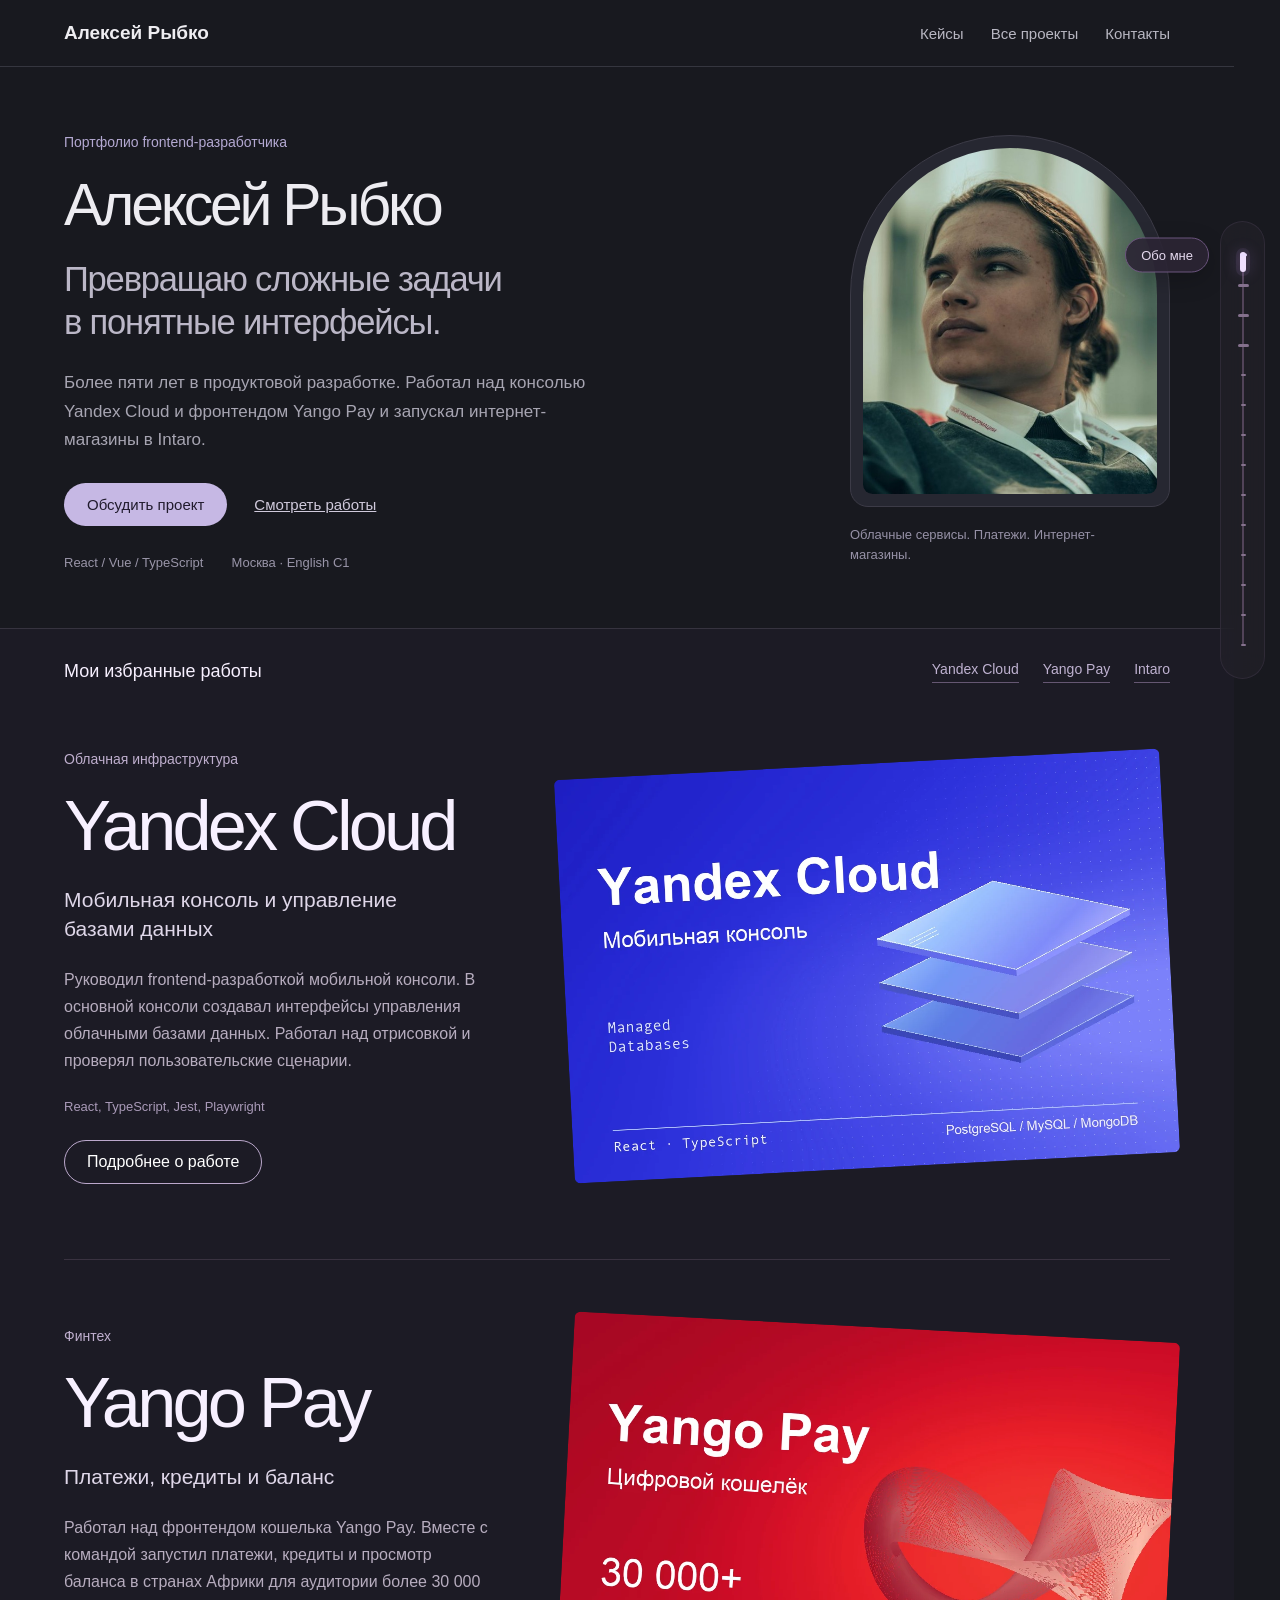
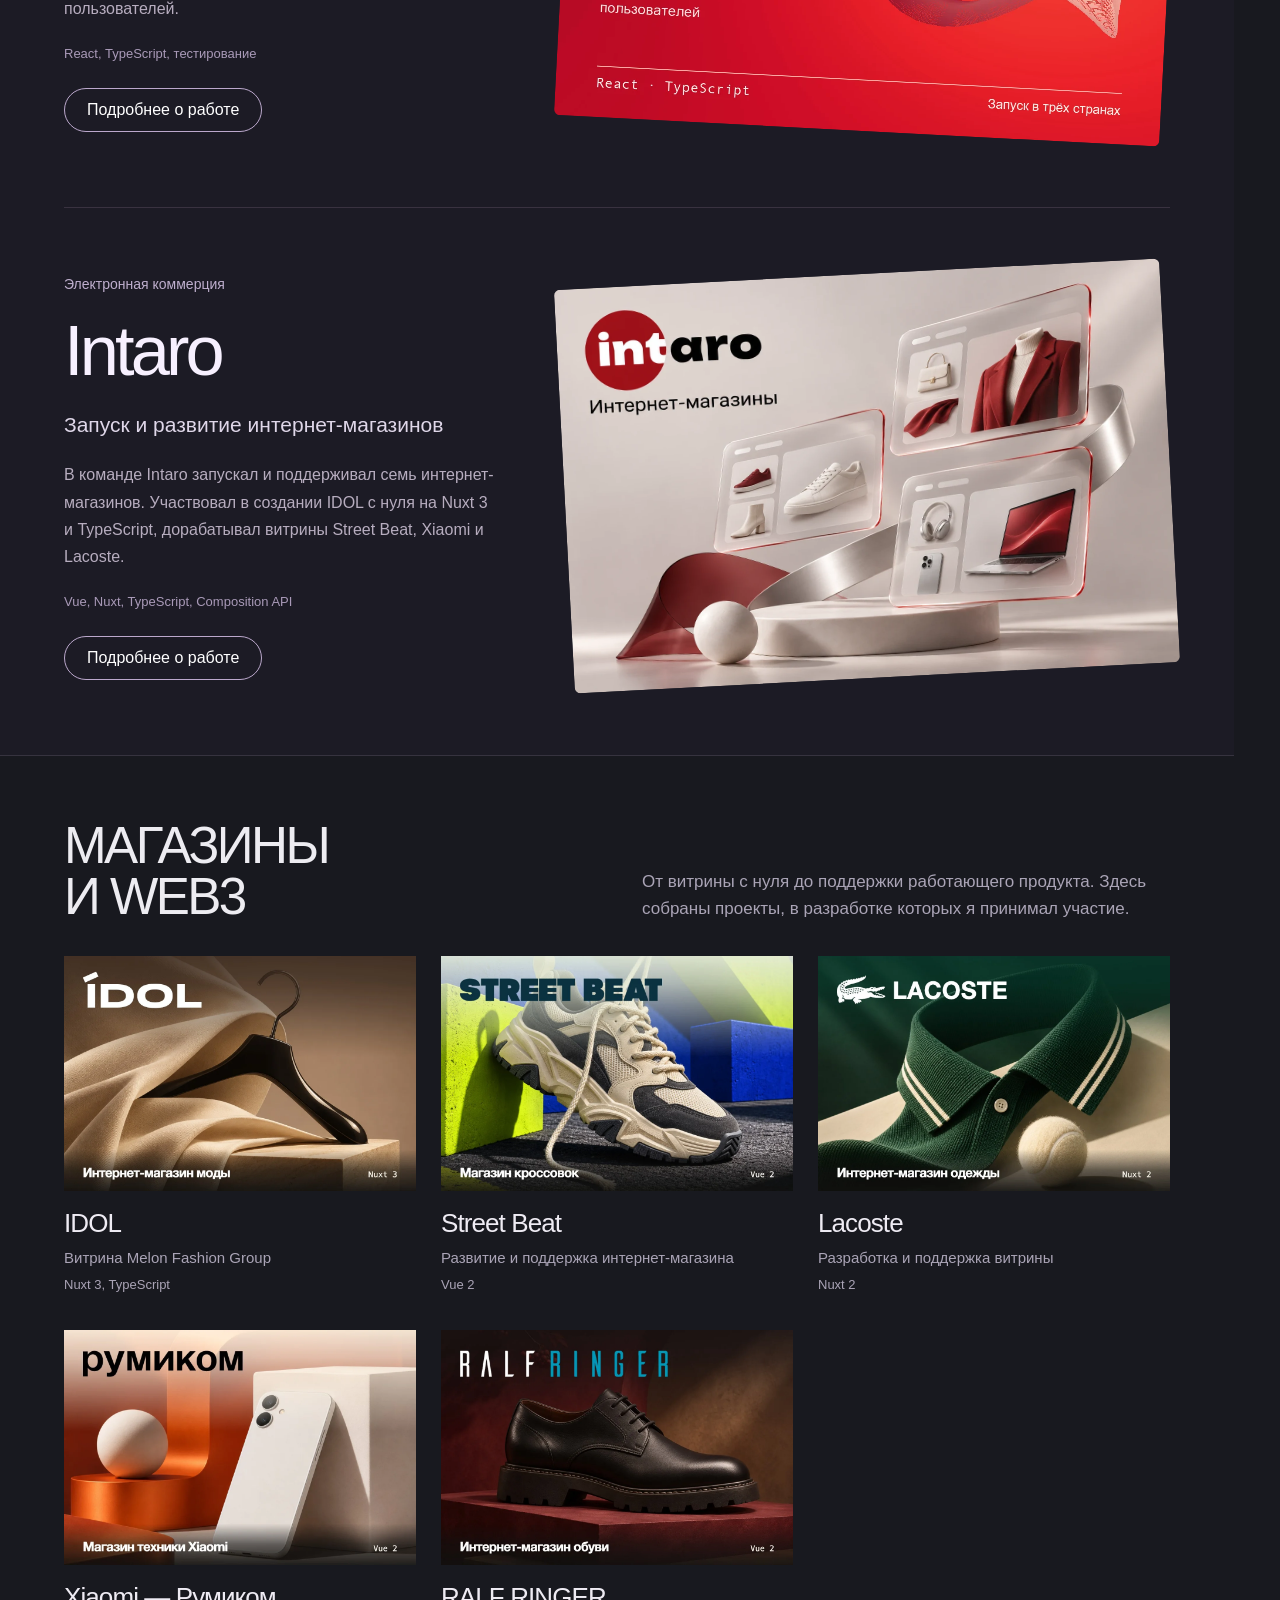
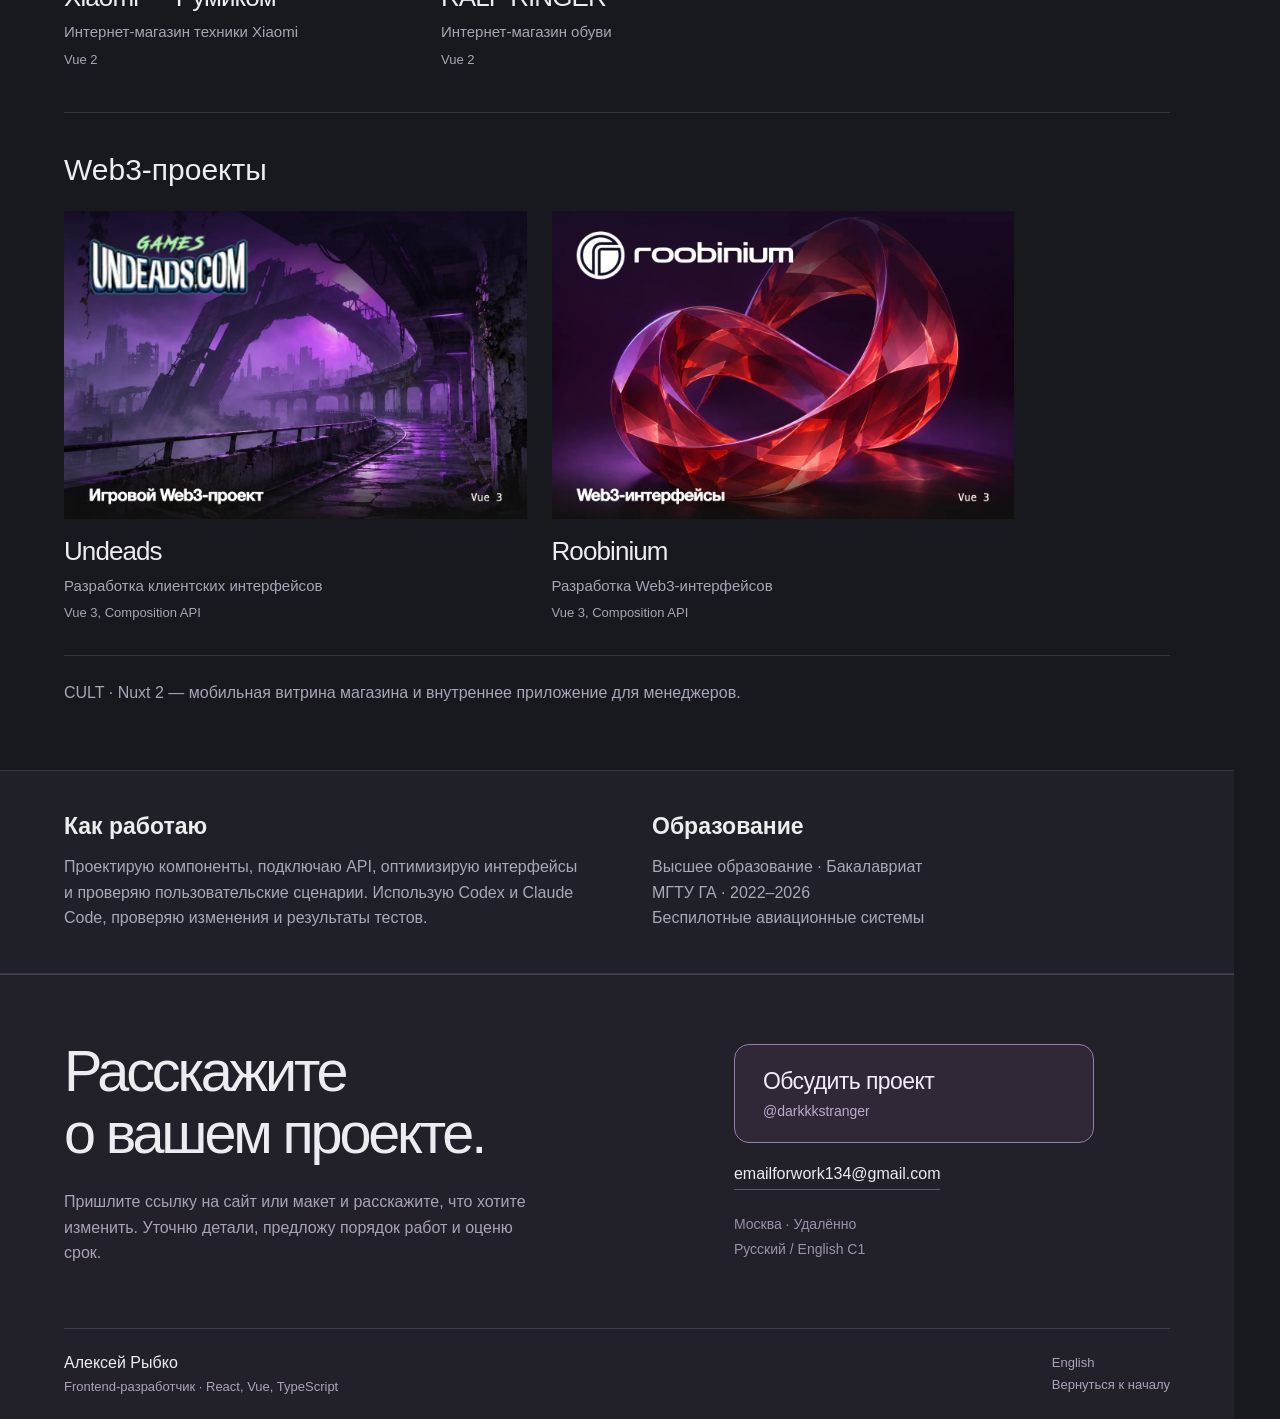
<file: index.html>
<!doctype html><html lang="ru"><head><meta charset="utf-8"><meta name="viewport" content="width=device-width,initial-scale=1"><meta name="theme-color" content="#18191f"><title>Алексей Рыбко — портфолио frontend-разработчика</title><style>*{box-sizing:border-box}body{margin:0;font-family:Arial,Helvetica,sans-serif}a{color:inherit}button{font:inherit;cursor:pointer}a,button{touch-action:manipulation}button:focus-visible,a:focus-visible{outline:3px solid #ed8c22;outline-offset:5px}button{color:inherit}h1,h2,h3,p{margin:0}h1,h2,h3{text-wrap:balance}p{line-height:1.6}img{display:block;max-width:100%;height:auto}.back{font-size:14px;text-decoration:none}.skip{position:fixed;top:-100px;left:16px;padding:12px;background:white;color:black;z-index:99}.skip:focus{top:8px}.contact{text-decoration:none}.contact:hover{text-decoration:underline}dialog{width:min(850px,94vw);max-height:90dvh;border:0;padding:0;background:#f7f8fa;color:#182132;overscroll-behavior:contain}dialog::backdrop{background:#101322b8;backdrop-filter:blur(8px)}.dialog-image{width:100%;aspect-ratio:3/2;object-fit:cover}.dialog-copy{padding:28px}.dialog-copy p{margin:18px 0}.dialog-copy h2{font-size:34px}.close{position:absolute;right:12px;top:12px;border:0;border-radius:40px;padding:12px 18px;background:white;color:#172033}.tech{font-size:14px}.dialog-copy a{display:inline-block;margin-top:15px} @media(prefers-reduced-motion:reduce){*{transition:none!important;animation:none!important;scroll-behavior:auto!important}}

html{scroll-behavior:smooth}body{background:#f7f5ec;color:#252322}.wrap{max-width:1440px;margin:auto;padding-inline:5vw}.top{background:#f2df46}.top-inner{display:flex;align-items:center;justify-content:space-between;gap:22px;padding-block:22px;border-bottom:1px solid #302c2a}.signature{font-size:19px;font-weight:700;text-decoration:none}.top nav{display:flex;gap:27px;font-size:15px}.top nav a{text-decoration:none}.top nav a:hover{text-decoration:underline}
.intro{background:#f2df46}.intro-grid{display:grid;grid-template-columns:1.1fr 1fr;gap:70px;padding-block:38px 40px;align-items:center}.role{font-size:16px;margin-bottom:16px}.intro h1{font-family:Impact,"Arial Narrow",Arial,sans-serif;font-size:clamp(58px,7.8vw,120px);line-height:.95;letter-spacing:-.025em;font-weight:400}.intro-summary{display:grid;grid-template-columns:95px 1fr;gap:25px;align-items:start}.portrait{width:95px;height:120px;object-fit:cover;border-radius:48px 48px 4px 4px}.intro-summary p{font-size:18px;max-width:500px;line-height:1.55}.intro-meta{font-size:14px!important;margin-top:13px}.intro-actions{display:flex;gap:24px;align-items:center;margin-top:19px;font-size:15px}.intro-actions a{padding:11px 0}.intro-actions .write{background:#27212e;color:white;border-radius:30px;padding:12px 20px;text-decoration:none}
.showroom{background:#1b1427;color:#f7f0ff;overflow:clip}.showroom-head{display:flex;justify-content:space-between;align-items:start;gap:28px;padding-top:32px}.showroom-head h2{font-size:18px;font-weight:400}.showroom-head p{font-size:14px;color:#bcadce;max-width:420px;line-height:1.5}.stage{display:grid;grid-template-columns:minmax(0,.8fr) minmax(0,1.3fr);gap:55px;align-items:center;padding-block:33px 38px;min-height:460px}.stage>div{min-width:0}.stage-sub{font-size:14px;color:#bfafce}.stage h3{font-size:clamp(48px,6.5vw,96px);font-weight:400;line-height:.96;letter-spacing:-.055em;margin-block:17px 21px;overflow-wrap:anywhere}.stage-copy{font-size:17px;max-width:340px;color:#ded1ed}.open{background:transparent;border:1px solid #bba8cc;color:white;padding:12px 22px;border-radius:30px;margin-top:23px}.open:hover{background:#f2df46;color:#221a2d}.floating{position:relative;padding:20px 24px;perspective:1200px}.floating:before{content:"";position:absolute;inset:-5% 0;border:1px solid #634d78;border-radius:50%;transform:rotate(-12deg)}.floating img{position:relative;width:100%;aspect-ratio:3/2;object-fit:contain;transform:rotate(-4deg);transition:transform .3s ease}.floating:hover img{transform:rotate(0) scale(1.02)}.footer{border-top:1px solid #60466e;display:flex;justify-content:space-between;align-items:center;gap:18px;padding-block:20px 26px}.stage-tabs{display:flex;gap:30px}.stage-tabs button{background:transparent;color:#b7a6c7;border:0;border-bottom:1px solid transparent;padding:11px 0}.stage-tabs button[aria-pressed=true]{color:white;border-color:#f2df46}.switch{display:flex;gap:12px}.switch button{width:40px;height:40px;background:transparent;border:1px solid #7b668c;border-radius:50%;color:white}.switch button:hover{background:#60466e}
.gallery{padding-block:64px}.gallery-head{display:grid;grid-template-columns:1fr 1fr;gap:50px;align-items:end;margin-bottom:34px}.gallery-head h2{font-family:Impact,"Arial Narrow",Arial,sans-serif;font-weight:400;font-size:clamp(42px,5vw,72px);letter-spacing:-.025em;line-height:1}.gallery-head p{font-size:17px;line-height:1.6;max-width:510px;color:#625c57}.gallery-grid{display:grid;grid-template-columns:repeat(3,minmax(0,1fr));gap:38px 25px}.project-card{min-width:0;padding:0;background:transparent;text-align:left;border:0;color:#29242a}.project-card img{width:100%;aspect-ratio:3/2;object-fit:cover;transition:transform .2s}.project-card:hover img{transform:translateY(-4px)}.card-info{display:grid;gap:8px;padding-top:17px}.card-info strong{font-size:26px;font-weight:500;letter-spacing:-.035em}.card-info>span{font-size:15px;color:#615b56;line-height:1.5}.card-info small{font-size:13px;color:#615b56}.web3{border-top:1px solid #c9c4b7;padding-top:40px;margin-top:45px}.web3 h3{font-size:30px;font-weight:500;margin-bottom:24px}.web3 .gallery-grid{grid-template-columns:repeat(2,minmax(0,1fr));max-width:950px}.cult{border-top:1px solid #c9c4b7;padding-top:24px;margin-top:35px;font-size:16px;color:#615b56}.experience{background:#e8e5db;padding-block:42px}.experience-grid{display:grid;grid-template-columns:1fr 1fr;gap:70px}.experience h2{font-size:23px;margin-bottom:14px}.experience p{font-size:16px;color:#5d5854}.contact-section{background:#f2df46;padding-block:45px}.contact-inner{display:flex;justify-content:space-between;gap:30px;align-items:center}.contact-inner h2{font-size:clamp(32px,4vw,55px);letter-spacing:-.04em}.contact-inner a{background:#21192c;color:white;padding:17px 25px;border-radius:30px;text-decoration:none;white-space:nowrap}.credits{padding-block:20px;display:flex;justify-content:space-between;font-size:14px;color:#625c57}section{scroll-margin-top:20px}
@media(max-width:1000px){.intro-grid{gap:30px}.intro-summary{grid-template-columns:70px 1fr;gap:18px}.portrait{width:70px;height:95px}.intro-summary p{font-size:16px}.stage{gap:20px;min-height:370px}.gallery-grid{grid-template-columns:repeat(2,minmax(0,1fr))}}
@media(max-width:650px){.top-inner{padding-block:17px}.signature{font-size:15px}.top nav{gap:15px;font-size:13px}.intro-grid{grid-template-columns:1fr;gap:27px;padding-block:28px 32px}.intro h1{font-size:20vw}.role{font-size:14px;margin-bottom:12px}.intro-summary{grid-template-columns:70px 1fr;gap:18px}.intro-summary p{font-size:16px}.intro-actions{flex-wrap:wrap;gap:14px;font-size:14px}.showroom-head{display:block;padding-top:25px}.showroom-head p{margin-top:10px;font-size:13px}.stage{grid-template-columns:1fr;padding-block:28px;gap:8px}.stage h3{font-size:54px;margin-block:12px}.stage-copy{font-size:15px;max-width:300px}.stage-sub{font-size:13px}.open{margin-top:16px}.floating{padding:32px 15px 20px}.footer{align-items:start;gap:12px}.stage-tabs{gap:17px;font-size:13px;flex-wrap:wrap}.switch{gap:6px}.switch button{width:32px;height:32px}.gallery{padding-block:40px}.gallery-head{grid-template-columns:1fr;gap:18px}.gallery-head p{font-size:16px}.gallery-grid,.web3 .gallery-grid{grid-template-columns:1fr}.gallery-head h2{font-size:46px}.web3{margin-top:35px}.experience-grid{grid-template-columns:1fr;gap:28px}.contact-inner{align-items:start;flex-direction:column}.credits{gap:20px;font-size:12px}.card-info strong{font-size:25px}}

html{color-scheme:dark}body{background:#18191f;color:#edecf1}.top{background:#18191f}.top-inner{border-color:#35363f}.signature{color:#eeedf1}.top nav{color:#b8b7c2}.top nav a:hover{color:#fff}.intro{background:#18191f}.intro-grid{grid-template-columns:1.25fr .75fr;gap:80px;padding-block:64px 58px;align-items:center}.role{font-size:14px;color:#b4a9d2;margin-bottom:21px}.intro h1{font-family:"Helvetica Neue",Arial,sans-serif;font-size:clamp(42px,4.6vw,68px);font-weight:500;letter-spacing:-.055em;line-height:1.05;text-transform:none}.hero-statement{font-size:clamp(24px,2.7vw,38px);color:#bbb7c7;line-height:1.25;letter-spacing:-.035em;margin-top:22px}.hero-about{color:#a7a5b2;font-size:17px;max-width:550px;margin-top:24px;line-height:1.7}.intro-actions{margin-top:28px;gap:27px;color:#d0cadc}.intro-actions .write{background:#c6b8e4;color:#211b2d;padding:13px 23px}.intro-actions .write:hover{background:#ded2f6}.intro-facts{display:flex;flex-wrap:wrap;gap:12px 28px;color:#9995a8;font-size:13px;margin-top:29px}.hero-portrait{margin:0;max-width:320px;justify-self:end;width:100%}.portrait-surface{padding:12px;background:#262731;border:1px solid #3c3b47;border-radius:160px 160px 18px 18px}.portrait-surface img{width:100%;height:auto;aspect-ratio:4/4.7;object-fit:cover;border-radius:150px 150px 10px 10px}.hero-portrait figcaption{font-size:13px;line-height:1.6;color:#9691a6;margin-top:18px;max-width:250px}.showroom{background:#1c1b25;border-top:1px solid #36333f;border-bottom:1px solid #36333f}.showroom-head p{color:#9890a8}.floating:before{border-color:#51465f}.footer{border-color:#42394b}.stage-tabs button[aria-pressed=true]{border-color:#b7a4d3}.open:hover{background:#cabce6;color:#1c1726}.gallery{background:#18191f}.gallery-head h2{font-family:"Helvetica Neue",Arial,sans-serif;font-size:clamp(38px,4vw,58px);font-weight:500;letter-spacing:-.05em}.gallery-head p,.card-info>span,.card-info small{color:#aaa4b6}.project-card{color:#eeebf3}.web3,.cult{border-color:#36333f}.cult{color:#aaa4b6}.experience{background:#202128;border-block:1px solid #363640}.experience p{color:#aba7b5}.contact-section{background:#18191f}.contact-inner a{background:#c6b8e4;color:#211b2d}.credits{color:#a29aaf}dialog{background:#26232e;color:#eeebf4}.dialog-copy .tech{color:#b7a9cd}
@media(max-width:1000px){.intro-grid{gap:40px}.hero-portrait{max-width:270px}.hero-about{font-size:16px}}
@media(max-width:650px){.intro-grid{grid-template-columns:minmax(0,1fr);gap:30px;padding-block:35px 36px}.intro h1{font-size:46px}.role{font-size:13px;margin-bottom:19px}.hero-statement{font-size:27px;margin-top:18px}.hero-about{font-size:16px;margin-top:20px}.hero-portrait{display:flex;align-items:center;gap:22px;max-width:none;justify-self:start}.portrait-surface{width:90px;flex-shrink:0;padding:5px;border-radius:50px 50px 10px 10px}.portrait-surface img{border-radius:45px 45px 5px 5px}.hero-portrait figcaption{margin:0;max-width:190px;font-size:13px}.intro-actions{gap:22px}.intro-facts{gap:8px 18px;margin-top:24px}.gallery-head h2{font-size:40px}.top-inner{gap:15px}.top nav{gap:12px}}
button,a.write,.contact-inner a{transition:transform .18s ease,background-color .18s ease}button:active,a.write:active,.contact-inner a:active{transform:scale(.97)}.portrait-surface{overflow:hidden}.portrait-surface img{transition:transform .5s ease}.hero-portrait:hover img{transform:scale(1.025)}.intro-actions a:focus-visible{outline-color:#c6b8e4}@media(prefers-reduced-motion:reduce){html{scroll-behavior:auto}*{animation:none!important;transition:none!important}.floating img,.floating:hover img{transform:none}.project-card:hover img,.hero-portrait:hover img{transform:none}}
.case-navigation{display:flex;flex-wrap:wrap;gap:24px;font-size:14px;color:#bfb2d1}.case-navigation a{text-decoration:none;padding-bottom:5px;border-bottom:1px solid #655772}.case-navigation a:hover{color:#fff;border-color:#c9b5e4}.stacked-case{display:grid;grid-template-columns:minmax(0,.86fr) minmax(0,1.2fr);gap:65px;padding-block:65px 75px;align-items:center;border-bottom:1px solid #393240;scroll-margin-top:30px}.stacked-case:last-child{border-bottom:0}.case-text{min-width:0}.case-text h3{font-size:clamp(45px,5.5vw,80px);font-weight:400;line-height:1;letter-spacing:-.055em;margin:20px 0 24px}.stacked-role{font-size:21px;color:#dfd7e9;line-height:1.4;max-width:390px}.stacked-description{font-size:16px;color:#b7adbf;line-height:1.7;max-width:430px;margin-top:22px}.stacked-tech{font-size:13px;color:#a99ab8;margin-top:22px}.case-visual{min-width:0;background:none;padding:0;border:0;perspective:1200px}.case-visual img{width:100%;height:auto;aspect-ratio:3/2;object-fit:contain;border-radius:6px;transform:rotate(-3deg);transition:transform .45s cubic-bezier(.2,.65,.25,1)}.case-visual:hover img,.case-visual:focus-visible img{transform:rotate(0) translateY(-5px)}#case-1 .case-visual img{transform:rotate(3deg)}#case-1 .case-visual:hover img,#case-1 .case-visual:focus-visible img{transform:rotate(0) translateY(-5px)}
@media(max-width:900px){.stacked-case{gap:30px}.stacked-role{font-size:19px}}@media(max-width:650px){.case-navigation{gap:19px;font-size:13px;margin-top:18px}.stacked-case{grid-template-columns:1fr;gap:35px;padding-block:38px 42px}.case-text h3{font-size:49px;margin-block:15px 20px}.stacked-role{font-size:19px}.stacked-description{font-size:15px}.case-visual{margin:8px 10px}.case-visual img{border-radius:3px}}
@media(prefers-reduced-motion:reduce){html{scroll-behavior:auto}.case-visual img,.case-visual:hover img,#case-1 .case-visual img,#case-1 .case-visual:hover img{transform:none}}

.scroll-nav{display:none}
@media(min-width:1100px){
body{padding-right:46px}.scroll-nav{display:block;position:fixed;z-index:25;right:9px;top:50%;transform:translateY(-50%);width:40px;padding:18px 0;border:1px solid transparent;border-radius:18px;transition:width .23s ease,background-color .23s ease,border-color .23s ease}
.scroll-nav:hover,.scroll-nav:focus-within{width:246px;background:#22222df5;border-color:#45404f;box-shadow:0 12px 35px #0003}
.scroll-nav-inner{position:relative}.scroll-nav-links{display:grid;gap:0}.scroll-nav-link{height:30px;display:flex;align-items:center;justify-content:flex-end;position:relative;text-decoration:none;color:#b4acbf;padding-right:16px}.scroll-nav-dot{position:absolute;right:16px;width:6px;height:6px;border-radius:50%;background:#6c607a;transition:background-color .2s,transform .2s}.scroll-nav-label{position:absolute;right:40px;white-space:nowrap;font-size:13px;opacity:0;transform:translateX(5px);transition:opacity .18s,transform .18s;pointer-events:none}.scroll-nav:hover .scroll-nav-label,.scroll-nav:focus-within .scroll-nav-label{opacity:1;transform:translateX(0)}.scroll-nav-link[aria-current="location"]{color:#f6efff}.scroll-nav-link[aria-current="location"] .scroll-nav-dot{background:#eadbff;transform:scale(1.4)}.scroll-nav-link:hover{color:white}.scroll-nav-link:hover .scroll-nav-dot{background:#f4eaff;transform:scale(1.7)}.scroll-nav-link:focus-visible{outline-offset:-4px;border-radius:5px}.scroll-nav-track{position:absolute;top:15px;bottom:15px;right:18px;width:1px;background:#494051;pointer-events:none}.scroll-nav-fill{position:absolute;top:0;width:1px;height:calc(var(--rail-progress,0)*100%);background:#b39bce}.scroll-nav-marker{position:absolute;left:-4px;top:calc(var(--rail-progress,0)*100%);margin-top:-4px;width:9px;height:9px;border-radius:50%;background:#e5d4ff;box-shadow:0 0 0 4px #a790c426;transition:top .12s linear}.scroll-nav-current{position:absolute;right:43px;top:calc(15px + var(--rail-active,0)*30px);transform:translateY(-50%);background:#262331f0;color:#e6daef;border:1px solid #4d415d;padding:7px 11px;border-radius:8px;font-size:12px;white-space:nowrap;pointer-events:none;transition:top .2s ease,opacity .15s}.scroll-nav:hover .scroll-nav-current,.scroll-nav:focus-within .scroll-nav-current{opacity:0}
}
.project-card,.cult,#experience,#contact,#about-intro{scroll-margin-top:35px}
@media(min-width:1100px) and (max-height:650px){.scroll-nav-link{height:24px}.scroll-nav-current{top:calc(12px + var(--rail-active,0)*24px)}.scroll-nav-track{top:12px;bottom:12px}.scroll-nav{padding-block:10px}}
@media(prefers-reduced-motion:reduce){.scroll-nav,.scroll-nav *{transition:none!important}}

.project-footer{background:#22212a;border-top:1px solid #48404f;padding-top:65px;scroll-margin-top:20px}.footer-invitation{display:grid;grid-template-columns:1.15fr .85fr;gap:80px;padding-bottom:62px;align-items:center}.footer-kicker{font-size:15px;color:#c3b7d1;margin-bottom:20px}.footer-invitation h2{font-size:clamp(38px,4.5vw,66px);letter-spacing:-.055em;font-weight:500;line-height:1.08}.footer-description{font-size:16px;color:#aaa2b5;max-width:470px;margin-top:25px}.footer-contact{display:grid;gap:22px;justify-items:start}.footer-telegram{display:flex;flex-direction:column;gap:8px;padding:23px 28px;width:100%;max-width:360px;border:1px solid #9480ad;border-radius:15px;text-decoration:none;background:#302737;transition:background-color .2s,transform .2s}.footer-telegram>span:first-child{font-size:23px;letter-spacing:-.025em;color:#f3eafb}.contact-handle{font-size:14px;color:#baabcc}.footer-telegram:hover{background:#403049;transform:translateY(-3px)}.footer-email{font-size:16px;text-decoration:none;border-bottom:1px solid #655771;padding-bottom:6px;overflow-wrap:anywhere}.footer-email:hover{color:#ddc7f5}.footer-contact p{font-size:14px;color:#9c91aa;line-height:1.8}.footer-base{border-top:1px solid #433b4c;padding-block:25px;display:flex;justify-content:space-between;align-items:center;gap:28px}.footer-base>div{display:grid;gap:7px}.footer-base strong{font-size:16px;font-weight:500}.footer-base span,.footer-base>a{font-size:13px;color:#ada2b8}.footer-base>a{text-decoration:none}.footer-base>a:hover{color:#fff}
.mobile-route{display:none}
@media(min-width:1100px){
html{scrollbar-width:none}html::-webkit-scrollbar{display:none}
.scroll-nav{right:15px;width:45px;background:#25222b9e;border:1px solid #4f435b55;border-radius:30px;padding-block:18px;backdrop-filter:blur(14px)}
.scroll-nav:hover,.scroll-nav:focus-within{width:268px;border-radius:20px;background:#25222bf5;border-color:#5b4b69}
.scroll-nav-track{right:20px;background:#514358;width:2px}
.scroll-nav-fill{width:2px;background:#bda2d9;box-shadow:0 0 8px #b790db44}
.scroll-nav-marker{width:6px;height:20px;left:-2px;margin-top:-10px;border-radius:8px;background:#efdefe;box-shadow:0 0 0 4px #bc91df18,0 0 16px #b98ce66b}
.scroll-nav-link{height:30px;padding-right:18px}
.scroll-nav-dot{right:18px;width:5px;height:2px;border-radius:2px;background:#84718d}
.scroll-nav-link:nth-child(2) .scroll-nav-dot,.scroll-nav-link:nth-child(3) .scroll-nav-dot,.scroll-nav-link:nth-child(4) .scroll-nav-dot{width:11px;right:15px;height:3px}
.scroll-nav-link:nth-child(2)[aria-current] .scroll-nav-dot{background:#a9a9ff}
.scroll-nav-link:nth-child(3)[aria-current] .scroll-nav-dot{background:#ffabb6}
.scroll-nav-link:nth-child(4)[aria-current] .scroll-nav-dot{background:#8fd0bc}
.scroll-nav-label{right:43px;font-size:13px}.scroll-nav-current{right:55px;background:#2b2534e8;border:1px solid #6b547d;font-size:13px;border-radius:30px;padding:9px 15px;box-shadow:0 7px 24px #0003}.scroll-nav-link[aria-current="location"] .scroll-nav-label{color:#f2dffe}
}
#section-menu{padding:24px;background:#282330;color:#f1e9fa;border:1px solid #5d4b6b;border-radius:22px;max-width:560px}
#section-menu::backdrop{background:#0f0c16ba;backdrop-filter:blur(7px)}
.sheet-head{display:flex;justify-content:space-between;align-items:center;gap:15px;margin-bottom:18px}
.sheet-head h2{font-size:21px;font-weight:500;letter-spacing:-.035em}.sheet-close{width:44px;height:44px;flex-shrink:0;border-radius:50%;background:#3c3147;border:1px solid #695376;color:#f8efff;font-size:26px}
#section-menu nav{display:grid;grid-template-columns:1fr 1fr;gap:8px}
.sheet-link{display:flex;align-items:center;min-height:48px;padding:12px 14px;border-radius:10px;text-decoration:none;font-size:14px;line-height:1.35;background:#322b3b;color:#cabbd7;border:1px solid transparent}
.sheet-link:hover,.sheet-link[aria-current="location"]{background:#483655;color:#fff;border-color:#8f71a5}
.sheet-link .scroll-nav-dot{display:none}
@media(max-width:1099px){
body{padding-bottom:calc(94px + env(safe-area-inset-bottom))}
.mobile-route{position:fixed;z-index:30;display:grid;grid-template-columns:44px minmax(0,1fr) 44px;align-items:center;gap:9px;left:max(14px,env(safe-area-inset-left));right:max(14px,env(safe-area-inset-right));bottom:calc(12px + env(safe-area-inset-bottom));max-width:560px;margin-inline:auto;background:#282330f2;border:1px solid #6b557b;border-radius:20px;padding:12px;box-shadow:0 9px 35px #09070d6b;backdrop-filter:blur(18px);overflow:hidden}
.mobile-route-progress{position:absolute;left:0;top:0;height:2px;width:calc(var(--mobile-progress,0)*100%);background:#d8b8f0;box-shadow:0 0 10px #d8b8f0}
.mobile-route-prev,.mobile-route-next{height:44px;width:44px;border-radius:50%;border:1px solid #665074;background:#393041;color:#e7d3f4;font-size:20px}
.mobile-route button:disabled{opacity:.3;cursor:default}
.mobile-route-open{min-width:0;min-height:44px;border:0;background:transparent;display:grid;gap:5px;text-align:left;padding:2px 6px}
.mobile-route-name{font-size:15px;color:#f3e7ff;white-space:nowrap;overflow:hidden;text-overflow:ellipsis}
.mobile-route-caption{font-size:12px;color:#c3acd4}
#section-menu{position:fixed;inset:auto 12px calc(12px + env(safe-area-inset-bottom));width:calc(100% - 24px);max-height:80dvh;margin:0 auto;padding:20px;overscroll-behavior:contain}
}
@media(max-width:650px){.project-footer{padding-top:40px}.footer-invitation{grid-template-columns:1fr;gap:32px;padding-bottom:36px}.footer-invitation h2{font-size:42px}.footer-contact{gap:18px;width:100%}.footer-telegram{max-width:none}.footer-description{font-size:16px}.footer-base{align-items:start;flex-direction:column;gap:20px}.footer-base span{font-size:12px}.sheet-head h2{font-size:19px}}
@media(prefers-reduced-motion:reduce){.scroll-nav *,.footer-telegram,.mobile-route *{transition:none!important}.footer-telegram:hover{transform:none}}
.footer-language{display:flex;gap:22px;font-size:13px;color:#ada2b8}.footer-language a{text-decoration:none}.footer-language a:hover{color:white}</style><meta name="description" content="Алексей Рыбко, frontend-разработчик. Мобильная консоль Yandex Cloud, кошелёк Yango Pay, семь интернет-магазинов Intaro и Web3-интерфейсы.">
<meta property="og:title" content="Алексей Рыбко — frontend-разработчик">
<meta property="og:description" content="Мобильная консоль Yandex Cloud, кошелёк Yango Pay, интернет-магазины и Web3-проекты.">
<meta property="og:type" content="website">
<meta property="og:image" content="https://leharybkoha.github.io/aleksei-rybko.jpg">
<link rel="alternate" hreflang="en" href="en.html">
<link rel="canonical" href="https://leharybkoha.github.io/">
</head><body><a class="skip" href="#main">К содержанию</a><header class="top"><div class="wrap top-inner"><a class="signature" href="#main">Алексей Рыбко</a><nav aria-label="Навигация"><a href="#work">Кейсы</a><a href="#projects">Все проекты</a><a href="#contact">Контакты</a></nav></div></header><main id="main"><section class="intro" id="about-intro" aria-labelledby="name"><div class="wrap intro-grid"><div class="intro-copy"><p class="role">Портфолио frontend-разработчика</p><h1 id="name">Алексей Рыбко</h1><p class="hero-statement">Превращаю сложные задачи<br>в понятные интерфейсы.</p><p class="hero-about">Более пяти лет в продуктовой разработке. Работал над консолью Yandex Cloud и фронтендом Yango Pay и запускал интернет-магазины в Intaro.</p><div class="intro-actions"><a class="write" href="https://t.me/darkkkstranger">Обсудить проект</a><a href="#work">Смотреть работы</a></div><div class="intro-facts"><span>React / Vue / TypeScript</span><span>Москва · English C1</span></div></div><figure class="hero-portrait"><div class="portrait-surface"><img src="aleksei-rybko.jpg" width="640" height="640" alt="Алексей Рыбко"></div><figcaption>Облачные сервисы. Платежи. Интернет-магазины.</figcaption></figure></div></section><section class="showroom" id="work" aria-labelledby="work-title"><div class="wrap"><div class="showroom-head"><h2 id="work-title">Мои избранные работы</h2><nav class="case-navigation" aria-label="Перейти к кейсу"><a href="#case-0">Yandex Cloud</a><a href="#case-1">Yango Pay</a><a href="#case-2">Intaro</a></nav></div><article class="stacked-case" id="case-0" aria-labelledby="case-title-0"><div class="case-text"><p class="stage-sub">Облачная инфраструктура</p><h3 id="case-title-0">Yandex Cloud</h3><p class="stacked-role">Мобильная консоль и управление базами данных</p><p class="stacked-description">Руководил frontend-разработкой мобильной консоли. В основной консоли создавал интерфейсы управления облачными базами данных. Работал над отрисовкой и проверял пользовательские сценарии.</p><p class="stacked-tech">React, TypeScript, Jest, Playwright</p><button class="open" data-open="0" type="button">Подробнее о работе</button></div><button class="case-visual" data-open="0" type="button" aria-label="Открыть кейс Yandex Cloud"><img src="case-cloud.webp" width="1200" height="800" alt="Обложка Yandex Cloud" loading="lazy"></button></article><article class="stacked-case" id="case-1" aria-labelledby="case-title-1"><div class="case-text"><p class="stage-sub">Финтех</p><h3 id="case-title-1">Yango Pay</h3><p class="stacked-role">Платежи, кредиты и баланс</p><p class="stacked-description">Работал над фронтендом кошелька Yango Pay. Вместе с командой запустил платежи, кредиты и просмотр баланса в странах Африки для аудитории более 30 000 пользователей.</p><p class="stacked-tech">React, TypeScript, тестирование</p><button class="open" data-open="1" type="button">Подробнее о работе</button></div><button class="case-visual" data-open="1" type="button" aria-label="Открыть кейс Yango Pay"><img src="case-pay.webp" width="1200" height="800" alt="Обложка Yango Pay" loading="lazy"></button></article><article class="stacked-case" id="case-2" aria-labelledby="case-title-2"><div class="case-text"><p class="stage-sub">Электронная коммерция</p><h3 id="case-title-2">Intaro</h3><p class="stacked-role">Запуск и развитие интернет-магазинов</p><p class="stacked-description">В команде Intaro запускал и поддерживал семь интернет-магазинов. Участвовал в создании IDOL с нуля на Nuxt 3 и TypeScript, дорабатывал витрины Street Beat, Xiaomi и Lacoste.</p><p class="stacked-tech">Vue, Nuxt, TypeScript, Composition API</p><button class="open" data-open="2" type="button">Подробнее о работе</button></div><button class="case-visual" data-open="2" type="button" aria-label="Открыть кейс Intaro"><img src="case-intaro.webp" width="1200" height="800" alt="Обложка Intaro" loading="lazy"></button></article></div></section><section class="gallery wrap" id="projects"><div class="gallery-head"><h2>МАГАЗИНЫ<br>И WEB3</h2><p>От витрины с нуля до поддержки работающего продукта. Здесь собраны проекты, в разработке которых я принимал участие.</p></div><div class="gallery-grid"><button type="button" class="project-card" id="project-idol" data-open="3"><img src="cover-idol.webp" width="1200" height="800" loading="lazy" alt="Обложка IDOL"><span class="card-info"><strong>IDOL</strong><span>Витрина Melon Fashion Group</span><small>Nuxt 3, TypeScript</small></span></button><button type="button" class="project-card" id="project-street-beat" data-open="6"><img src="cover-street-beat.webp" width="1200" height="800" loading="lazy" alt="Обложка Street Beat"><span class="card-info"><strong>Street Beat</strong><span>Развитие и поддержка интернет-магазина</span><small>Vue 2</small></span></button><button type="button" class="project-card" id="project-lacoste" data-open="4"><img src="cover-lacoste.webp" width="1200" height="800" loading="lazy" alt="Обложка Lacoste"><span class="card-info"><strong>Lacoste</strong><span>Разработка и поддержка витрины</span><small>Nuxt 2</small></span></button><button type="button" class="project-card" id="project-xiaomi" data-open="7"><img src="cover-xiaomi.webp" width="1200" height="800" loading="lazy" alt="Обложка Xiaomi — Румиком"><span class="card-info"><strong>Xiaomi — Румиком</strong><span>Интернет-магазин техники Xiaomi</span><small>Vue 2</small></span></button><button type="button" class="project-card" id="project-ralf-ringer" data-open="8"><img src="cover-ralf-ringer.webp" width="1200" height="800" loading="lazy" alt="Обложка RALF RINGER"><span class="card-info"><strong>RALF RINGER</strong><span>Интернет-магазин обуви</span><small>Vue 2</small></span></button></div><div class="web3"><h3>Web3-проекты</h3><div class="gallery-grid"><button type="button" class="project-card" id="project-undeads" data-open="5"><img src="cover-undeads.webp" width="1200" height="800" loading="lazy" alt="Обложка Undeads"><span class="card-info"><strong>Undeads</strong><span>Разработка клиентских интерфейсов</span><small>Vue 3, Composition API</small></span></button><button type="button" class="project-card" id="project-roobinium" data-open="9"><img src="cover-roobinium.webp" width="1200" height="800" loading="lazy" alt="Обложка Roobinium"><span class="card-info"><strong>Roobinium</strong><span>Разработка Web3-интерфейсов</span><small>Vue 3, Composition API</small></span></button></div></div><p class="cult" id="cult">CULT · Nuxt 2 — мобильная витрина магазина и внутреннее приложение для менеджеров.</p></section><section class="experience" id="experience"><div class="wrap experience-grid"><div><h2>Как работаю</h2><p>Проектирую компоненты, подключаю API, оптимизирую интерфейсы и проверяю пользовательские сценарии. Использую Codex и Claude Code, проверяю изменения и результаты тестов.</p></div><div id="education"><h2>Образование</h2><p>Высшее образование · Бакалавриат<br>МГТУ ГА · 2022–2026<br>Беспилотные авиационные системы</p></div></div></section></main><nav class="scroll-nav" aria-label="Навигация по портфолио"><div class="scroll-nav-inner"><div class="scroll-nav-track" aria-hidden="true"><span class="scroll-nav-fill"></span><span class="scroll-nav-marker"></span></div><div class="scroll-nav-links"><a href="#about-intro" class="scroll-nav-link" aria-label="Перейти к разделу Обо мне"><span class="scroll-nav-dot" aria-hidden="true"></span><span class="scroll-nav-label">Обо мне</span></a><a href="#case-0" class="scroll-nav-link" aria-label="Перейти к разделу Yandex Cloud"><span class="scroll-nav-dot" aria-hidden="true"></span><span class="scroll-nav-label">Yandex Cloud</span></a><a href="#case-1" class="scroll-nav-link" aria-label="Перейти к разделу Yango Pay"><span class="scroll-nav-dot" aria-hidden="true"></span><span class="scroll-nav-label">Yango Pay</span></a><a href="#case-2" class="scroll-nav-link" aria-label="Перейти к разделу Intaro"><span class="scroll-nav-dot" aria-hidden="true"></span><span class="scroll-nav-label">Intaro</span></a><a href="#project-idol" class="scroll-nav-link" aria-label="Перейти к разделу IDOL"><span class="scroll-nav-dot" aria-hidden="true"></span><span class="scroll-nav-label">IDOL</span></a><a href="#project-street-beat" class="scroll-nav-link" aria-label="Перейти к разделу Street Beat"><span class="scroll-nav-dot" aria-hidden="true"></span><span class="scroll-nav-label">Street Beat</span></a><a href="#project-lacoste" class="scroll-nav-link" aria-label="Перейти к разделу Lacoste"><span class="scroll-nav-dot" aria-hidden="true"></span><span class="scroll-nav-label">Lacoste</span></a><a href="#project-xiaomi" class="scroll-nav-link" aria-label="Перейти к разделу Xiaomi — Румиком"><span class="scroll-nav-dot" aria-hidden="true"></span><span class="scroll-nav-label">Xiaomi — Румиком</span></a><a href="#project-ralf-ringer" class="scroll-nav-link" aria-label="Перейти к разделу RALF RINGER"><span class="scroll-nav-dot" aria-hidden="true"></span><span class="scroll-nav-label">RALF RINGER</span></a><a href="#project-undeads" class="scroll-nav-link" aria-label="Перейти к разделу Undeads"><span class="scroll-nav-dot" aria-hidden="true"></span><span class="scroll-nav-label">Undeads</span></a><a href="#project-roobinium" class="scroll-nav-link" aria-label="Перейти к разделу Roobinium"><span class="scroll-nav-dot" aria-hidden="true"></span><span class="scroll-nav-label">Roobinium</span></a><a href="#cult" class="scroll-nav-link" aria-label="Перейти к разделу CULT"><span class="scroll-nav-dot" aria-hidden="true"></span><span class="scroll-nav-label">CULT</span></a><a href="#experience" class="scroll-nav-link" aria-label="Перейти к разделу Образование и подход"><span class="scroll-nav-dot" aria-hidden="true"></span><span class="scroll-nav-label">Образование и подход</span></a><a href="#contact" class="scroll-nav-link" aria-label="Перейти к разделу Контакты"><span class="scroll-nav-dot" aria-hidden="true"></span><span class="scroll-nav-label">Контакты</span></a></div><span class="scroll-nav-current" aria-hidden="true">Обо мне</span></div></nav><footer class="project-footer" id="contact"><div class="wrap"><div class="footer-invitation"><div><h2>Расскажите<br>о вашем проекте.</h2><p class="footer-description">Пришлите ссылку на сайт или макет и расскажите, что хотите изменить. Уточню детали, предложу порядок работ и оценю срок.</p></div><div class="footer-contact"><a class="footer-telegram" href="https://t.me/darkkkstranger"><span>Обсудить проект</span><span class="contact-handle">@darkkkstranger</span></a><a class="footer-email" href="mailto:emailforwork134@gmail.com">emailforwork134@gmail.com</a><p>Москва · Удалённо<br>Русский / English C1</p></div></div><div class="footer-base"><div><strong>Алексей Рыбко</strong><span>Frontend-разработчик · React, Vue, TypeScript</span></div><div class="footer-language"><a href="en.html" lang="en" hreflang="en">English</a><a href="#main">Вернуться к началу</a></div></div></div></footer><dialog id="detail"><button class="close" type="button">Закрыть</button><img class="dialog-image" width="1200" height="800" alt=""><div class="dialog-copy"><h2></h2><p></p><div class="tech"></div><a href="https://t.me/darkkkstranger">Обсудить похожую задачу</a></div></dialog><nav class="mobile-route" aria-label="Навигация по разделам"><span class="mobile-route-progress" aria-hidden="true"></span><button class="mobile-route-prev" type="button" aria-label="Предыдущий раздел">←</button><button class="mobile-route-open" type="button" aria-haspopup="dialog" aria-controls="section-menu"><span class="mobile-route-name">Обо мне</span><span class="mobile-route-caption">Все разделы</span></button><button class="mobile-route-next" type="button" aria-label="Следующий раздел">→</button></nav><dialog id="section-menu" aria-labelledby="section-menu-title"><div class="sheet-head"><h2 id="section-menu-title">Разделы портфолио</h2><button class="sheet-close" type="button" aria-label="Закрыть навигацию">×</button></div><nav aria-label="Выбрать раздел"><a href="#about-intro" class="sheet-link" aria-label="Перейти к разделу Обо мне"><span class="scroll-nav-dot" aria-hidden="true"></span><span class="scroll-nav-label">Обо мне</span></a><a href="#case-0" class="sheet-link" aria-label="Перейти к разделу Yandex Cloud"><span class="scroll-nav-dot" aria-hidden="true"></span><span class="scroll-nav-label">Yandex Cloud</span></a><a href="#case-1" class="sheet-link" aria-label="Перейти к разделу Yango Pay"><span class="scroll-nav-dot" aria-hidden="true"></span><span class="scroll-nav-label">Yango Pay</span></a><a href="#case-2" class="sheet-link" aria-label="Перейти к разделу Intaro"><span class="scroll-nav-dot" aria-hidden="true"></span><span class="scroll-nav-label">Intaro</span></a><a href="#project-idol" class="sheet-link" aria-label="Перейти к разделу IDOL"><span class="scroll-nav-dot" aria-hidden="true"></span><span class="scroll-nav-label">IDOL</span></a><a href="#project-street-beat" class="sheet-link" aria-label="Перейти к разделу Street Beat"><span class="scroll-nav-dot" aria-hidden="true"></span><span class="scroll-nav-label">Street Beat</span></a><a href="#project-lacoste" class="sheet-link" aria-label="Перейти к разделу Lacoste"><span class="scroll-nav-dot" aria-hidden="true"></span><span class="scroll-nav-label">Lacoste</span></a><a href="#project-xiaomi" class="sheet-link" aria-label="Перейти к разделу Xiaomi — Румиком"><span class="scroll-nav-dot" aria-hidden="true"></span><span class="scroll-nav-label">Xiaomi — Румиком</span></a><a href="#project-ralf-ringer" class="sheet-link" aria-label="Перейти к разделу RALF RINGER"><span class="scroll-nav-dot" aria-hidden="true"></span><span class="scroll-nav-label">RALF RINGER</span></a><a href="#project-undeads" class="sheet-link" aria-label="Перейти к разделу Undeads"><span class="scroll-nav-dot" aria-hidden="true"></span><span class="scroll-nav-label">Undeads</span></a><a href="#project-roobinium" class="sheet-link" aria-label="Перейти к разделу Roobinium"><span class="scroll-nav-dot" aria-hidden="true"></span><span class="scroll-nav-label">Roobinium</span></a><a href="#cult" class="sheet-link" aria-label="Перейти к разделу CULT"><span class="scroll-nav-dot" aria-hidden="true"></span><span class="scroll-nav-label">CULT</span></a><a href="#experience" class="sheet-link" aria-label="Перейти к разделу Образование и подход"><span class="scroll-nav-dot" aria-hidden="true"></span><span class="scroll-nav-label">Образование и подход</span></a><a href="#contact" class="sheet-link" aria-label="Перейти к разделу Контакты"><span class="scroll-nav-dot" aria-hidden="true"></span><span class="scroll-nav-label">Контакты</span></a></nav></dialog><script>const projects=[{"name": "Yandex Cloud", "tag": "Облачная инфраструктура", "role": "Мобильная консоль и управление базами данных", "text": "Руководил frontend-разработкой мобильной консоли. В основной консоли создавал интерфейсы управления облачными базами данных. Работал над отрисовкой и проверял пользовательские сценарии.", "tech": "React, TypeScript, Jest, Playwright", "image": "case-cloud.webp", "color": "#292ce3"}, {"name": "Yango Pay", "tag": "Финтех", "role": "Платежи, кредиты и баланс", "text": "Работал над фронтендом кошелька Yango Pay. Вместе с командой запустил платежи, кредиты и просмотр баланса в странах Африки для аудитории более 30 000 пользователей.", "tech": "React, TypeScript, тестирование", "image": "case-pay.webp", "color": "#d91429"}, {"name": "Intaro", "tag": "Электронная коммерция", "role": "Запуск и развитие интернет-магазинов", "text": "В команде Intaro запускал и поддерживал семь интернет-магазинов. Участвовал в создании IDOL с нуля на Nuxt 3 и TypeScript, дорабатывал витрины Street Beat, Xiaomi и Lacoste.", "tech": "Vue, Nuxt, TypeScript, Composition API", "image": "case-intaro.webp", "color": "#215242"}, {"name": "IDOL", "tag": "Интернет-магазин", "role": "Витрина Melon Fashion Group", "text": "В команде Intaro разрабатывал с нуля интернет-магазин IDOL на Nuxt 3 и TypeScript.", "tech": "Nuxt 3, TypeScript", "image": "cover-idol.webp", "color": "#6b5140"}, {"name": "Lacoste", "tag": "Интернет-магазин", "role": "Разработка и поддержка витрины", "text": "Принимал участие в разработке и длительной поддержке российского интернет-магазина Lacoste.", "tech": "Nuxt 2", "image": "cover-lacoste.webp", "color": "#153d2e"}, {"name": "Undeads", "tag": "Web3", "role": "Разработка клиентских интерфейсов", "text": "Участвовал в разработке и дальнейшей поддержке frontend-интерфейсов Web3-проекта Undeads.", "tech": "Vue 3, Composition API", "image": "cover-undeads.webp", "color": "#52376e"}, {"name": "Street Beat", "role": "Развитие и поддержка интернет-магазина", "text": "Дорабатывал витрину Street Beat на Vue 2 и поддерживал её после запуска.", "tech": "Vue 2", "image": "cover-street-beat.webp"}, {"name": "Xiaomi — Румиком", "role": "Интернет-магазин техники Xiaomi", "text": "Участвовал в разработке и длительной поддержке магазина «Румиком».", "tech": "Vue 2", "image": "cover-xiaomi.webp"}, {"name": "RALF RINGER", "role": "Интернет-магазин обуви", "text": "Развивал и поддерживал фронтенд интернет-магазина RALF RINGER в команде Intaro.", "tech": "Vue 2", "image": "cover-ralf-ringer.webp"}, {"name": "Roobinium", "role": "Разработка Web3-интерфейсов", "text": "Принимал участие в разработке и длительной поддержке интерфейсов проекта Roobinium.", "tech": "Vue 3, Composition API", "image": "cover-roobinium.webp"}];const dialog=document.querySelector('dialog');function openProject(i){const p=projects[i];dialog.querySelector('h2').textContent=p.name+' — '+p.role;dialog.querySelector('p').textContent=p.text;dialog.querySelector('img').src=p.image;dialog.querySelector('img').alt='Кейс '+p.name;dialog.querySelector('.tech').textContent=p.tech;dialog.showModal()}document.querySelectorAll('[data-open]').forEach(e=>e.addEventListener('click',()=>openProject(+e.dataset.open)));dialog.querySelector('.close').addEventListener('click',()=>dialog.close());dialog.addEventListener('click',e=>{if(e.target===dialog)dialog.close()});

const reduced=matchMedia('(prefers-reduced-motion: reduce)');
const caseBlocks=[...document.querySelectorAll('.stacked-case')];
if(!reduced.matches && 'IntersectionObserver' in window){
 const observer=new IntersectionObserver(entries=>entries.forEach(entry=>{
  if(entry.isIntersecting){entry.target.animate([{opacity:.35,transform:'translateY(24px)'},{opacity:1,transform:'translateY(0)'}],{duration:650,easing:'cubic-bezier(.2,.65,.25,1)'});observer.unobserve(entry.target)}
 }),{threshold:.12});
 caseBlocks.forEach(block=>observer.observe(block));
 reduced.addEventListener('change',e=>{if(e.matches){observer.disconnect();caseBlocks.forEach(block=>block.getAnimations().forEach(a=>a.cancel()))}});
}

const rail=document.querySelector('.scroll-nav');
const railLinks=[...rail.querySelectorAll('.scroll-nav-link')];
const railTargets=railLinks.map(a=>document.getElementById(a.hash.slice(1)));
let railPositions=[],railFrame=0;
function measureRail(){
 railPositions=railTargets.map(e=>e.getBoundingClientRect().top+window.scrollY);
 updateRail();
}
function updateRail(){
 railFrame=0;
 const at=window.scrollY+Math.min(window.innerHeight*.3,220);
 // Cards sharing a row share a scroll position. Use the first card until
 // the reader explicitly chooses another card in that row.
 let index=0;
 railPositions.forEach((pos,i)=>{if(pos<=at && (i===0 || pos>railPositions[i-1]+2))index=i});
 const hashIndex=railLinks.findIndex(a=>a.hash===location.hash);
 if(hashIndex>=0 && Math.abs(railPositions[hashIndex]-railPositions[index])<3)index=hashIndex;
 if(window.scrollY+window.innerHeight>=document.documentElement.scrollHeight-5)index=railLinks.length-1;
 const nextIndex=railPositions.findIndex((pos,i)=>i>index && pos>railPositions[index]+2);
 const nextPosition=nextIndex<0?railPositions[index]:railPositions[nextIndex];
 const fraction=nextIndex<0?0:Math.max(0,Math.min(1,(at-railPositions[index])/(nextPosition-railPositions[index])));
 const progress=Math.min(1,(index+fraction*(nextIndex<0?0:nextIndex-index))/(railLinks.length-1));
 rail.style.setProperty('--rail-progress',progress);
 rail.style.setProperty('--rail-active',index);
 rail.querySelector('.scroll-nav-current').textContent=railLinks[index].querySelector('.scroll-nav-label').textContent;
 railLinks.forEach((a,i)=>{if(i===index)a.setAttribute('aria-current','location');else a.removeAttribute('aria-current')});
 const mobile=document.querySelector('.mobile-route');
 mobile.style.setProperty('--mobile-progress',progress);
 mobile.querySelector('.mobile-route-name').textContent=railLinks[index].querySelector('.scroll-nav-label').textContent;
 mobile.dataset.index=index;
 mobile.querySelector('.mobile-route-prev').disabled=index===0;
 mobile.querySelector('.mobile-route-next').disabled=index===railLinks.length-1;
 document.querySelectorAll('.sheet-link').forEach((a,i)=>{if(i===index)a.setAttribute('aria-current','location');else a.removeAttribute('aria-current')});

}
function queueRail(){if(!railFrame)railFrame=requestAnimationFrame(updateRail)}
window.addEventListener('scroll',queueRail,{passive:true});
window.addEventListener('hashchange',queueRail);
window.addEventListener('resize',measureRail);
new ResizeObserver(measureRail).observe(document.querySelector('main'));
measureRail();

const routeMenu=document.getElementById('section-menu');
const routeOpen=document.querySelector('.mobile-route-open');
routeOpen.addEventListener('click',()=>routeMenu.showModal());
routeMenu.querySelector('.sheet-close').addEventListener('click',()=>routeMenu.close());
routeMenu.addEventListener('click',e=>{if(e.target===routeMenu)routeMenu.close()});
routeMenu.querySelectorAll('a').forEach(a=>a.addEventListener('click',()=>routeMenu.close()));
document.querySelector('.mobile-route-prev').addEventListener('click',()=>{const index=Number(document.querySelector('.mobile-route').dataset.index);railLinks[Math.max(0,index-1)].click()});
document.querySelector('.mobile-route-next').addEventListener('click',()=>{const index=Number(document.querySelector('.mobile-route').dataset.index);railLinks[Math.min(railLinks.length-1,index+1)].click()});
window.matchMedia('(min-width:1100px)').addEventListener('change',e=>{if(e.matches&&routeMenu.open)routeMenu.close()});
</script></body></html>
</file>
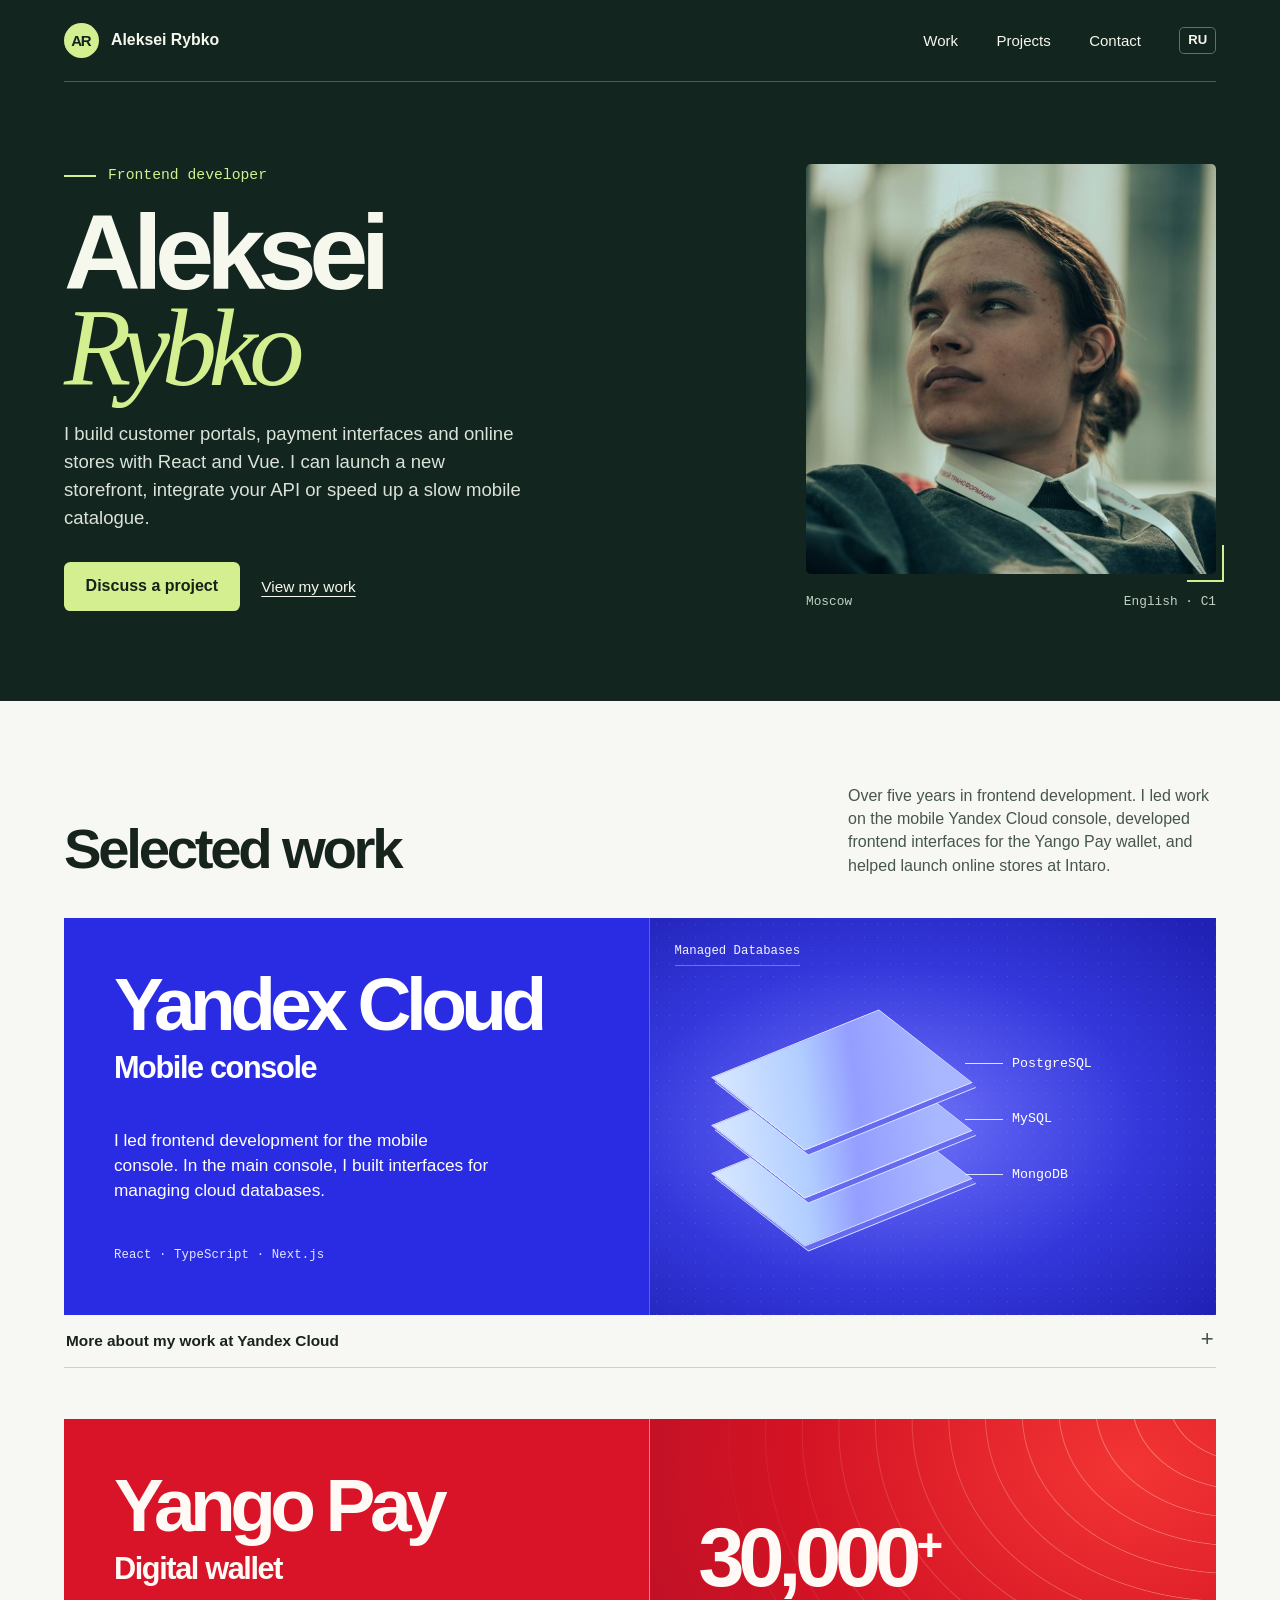
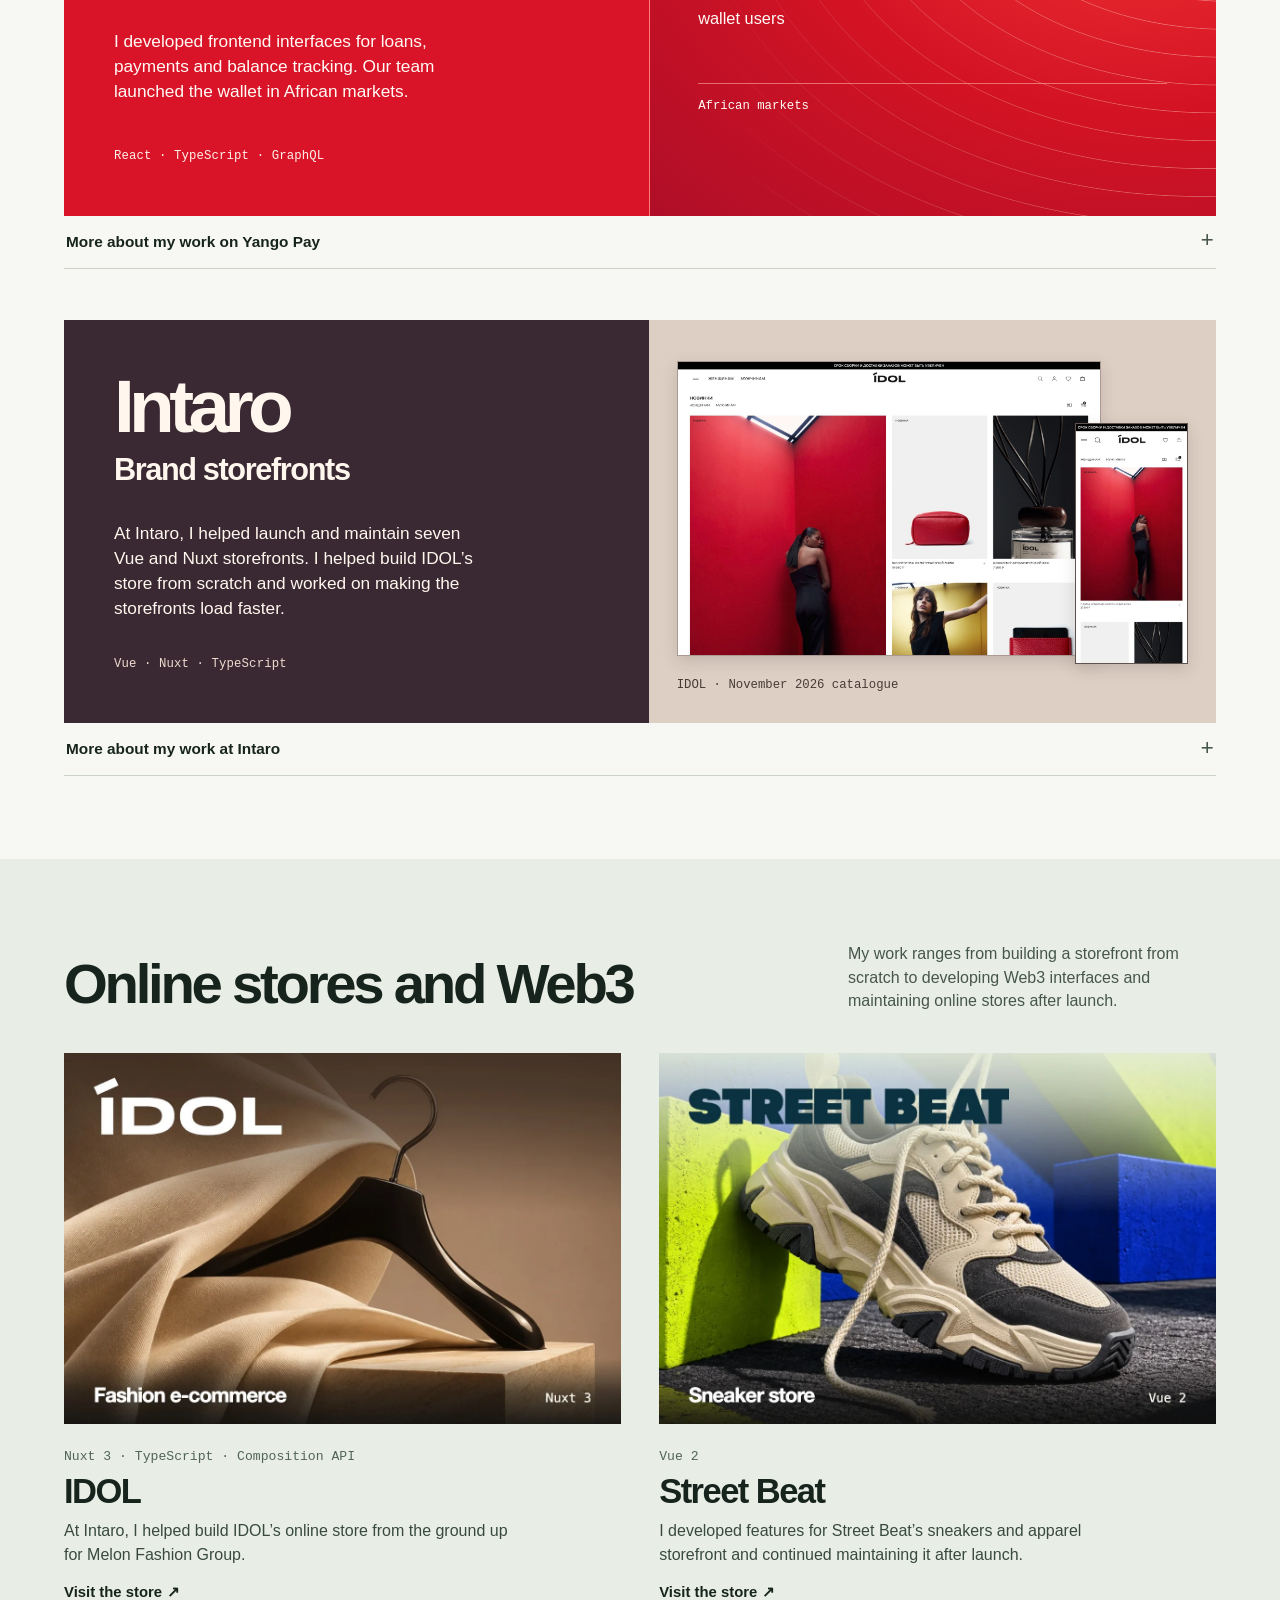
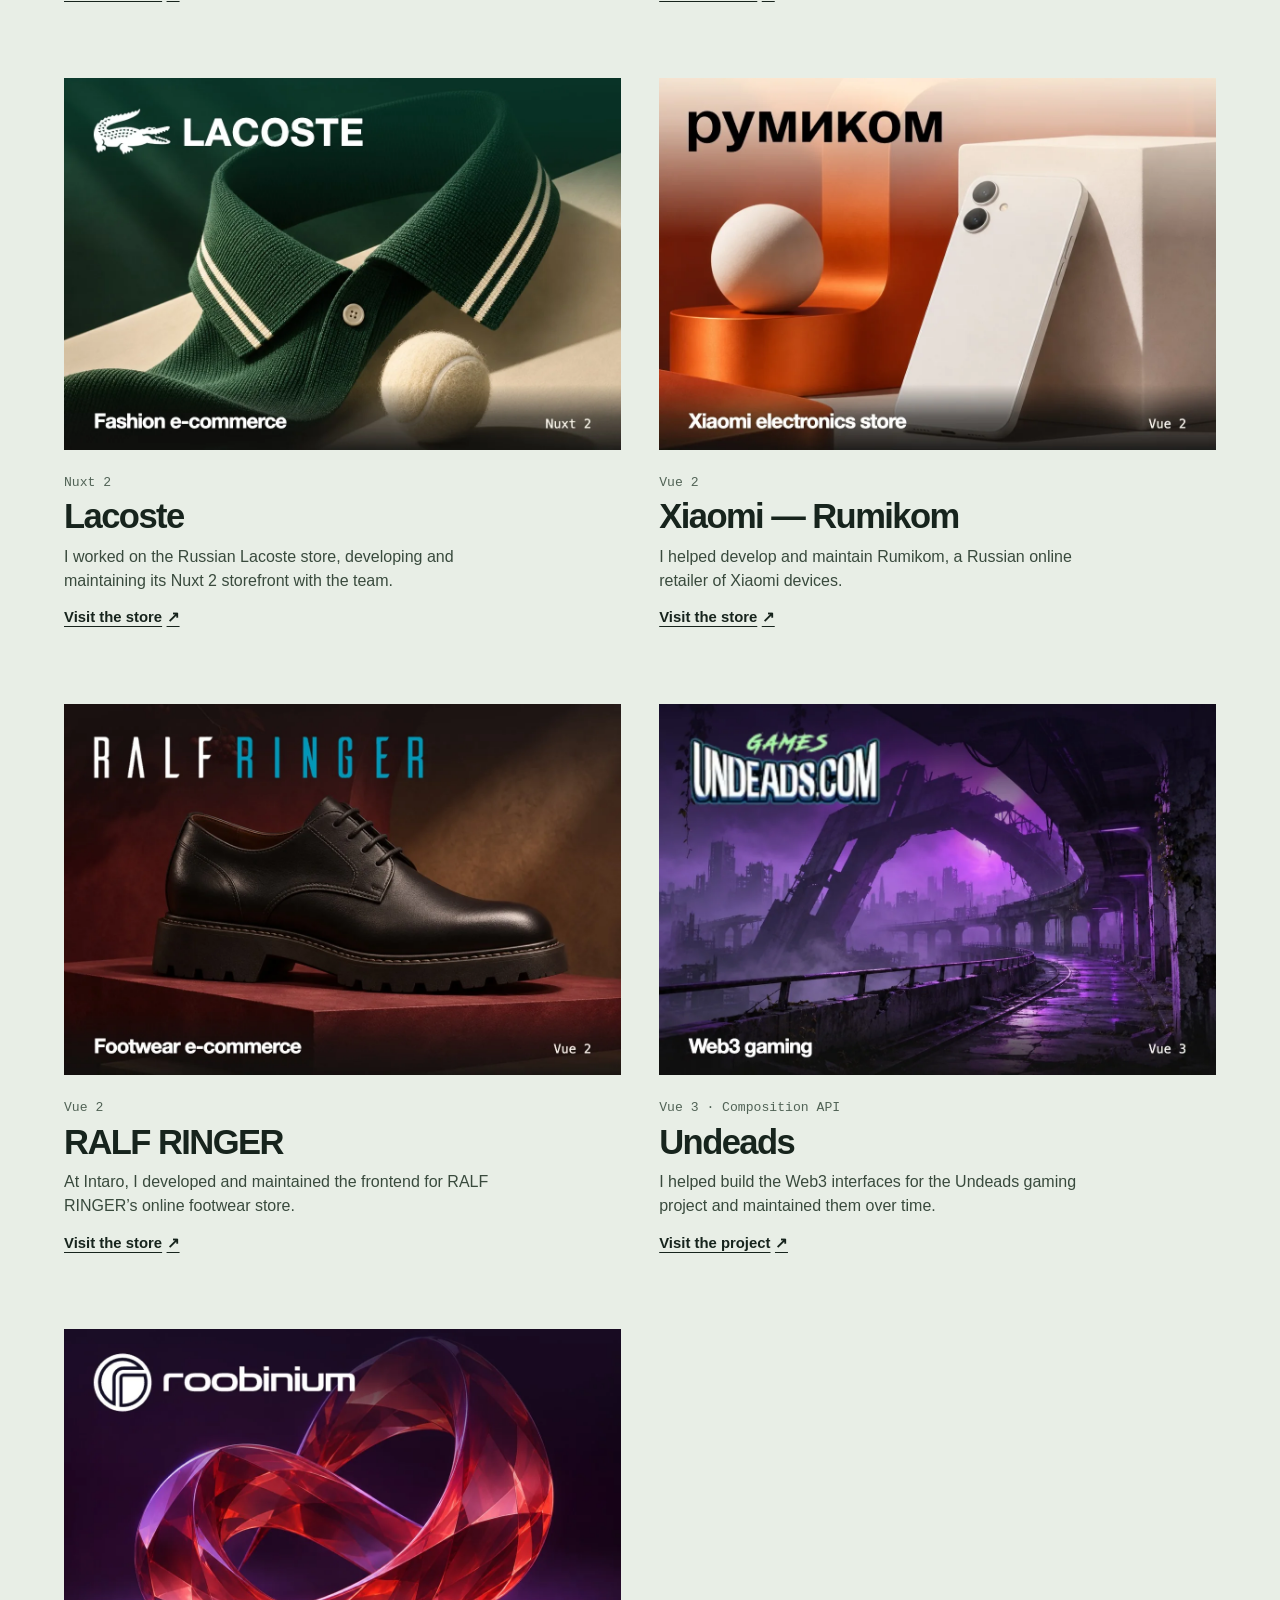
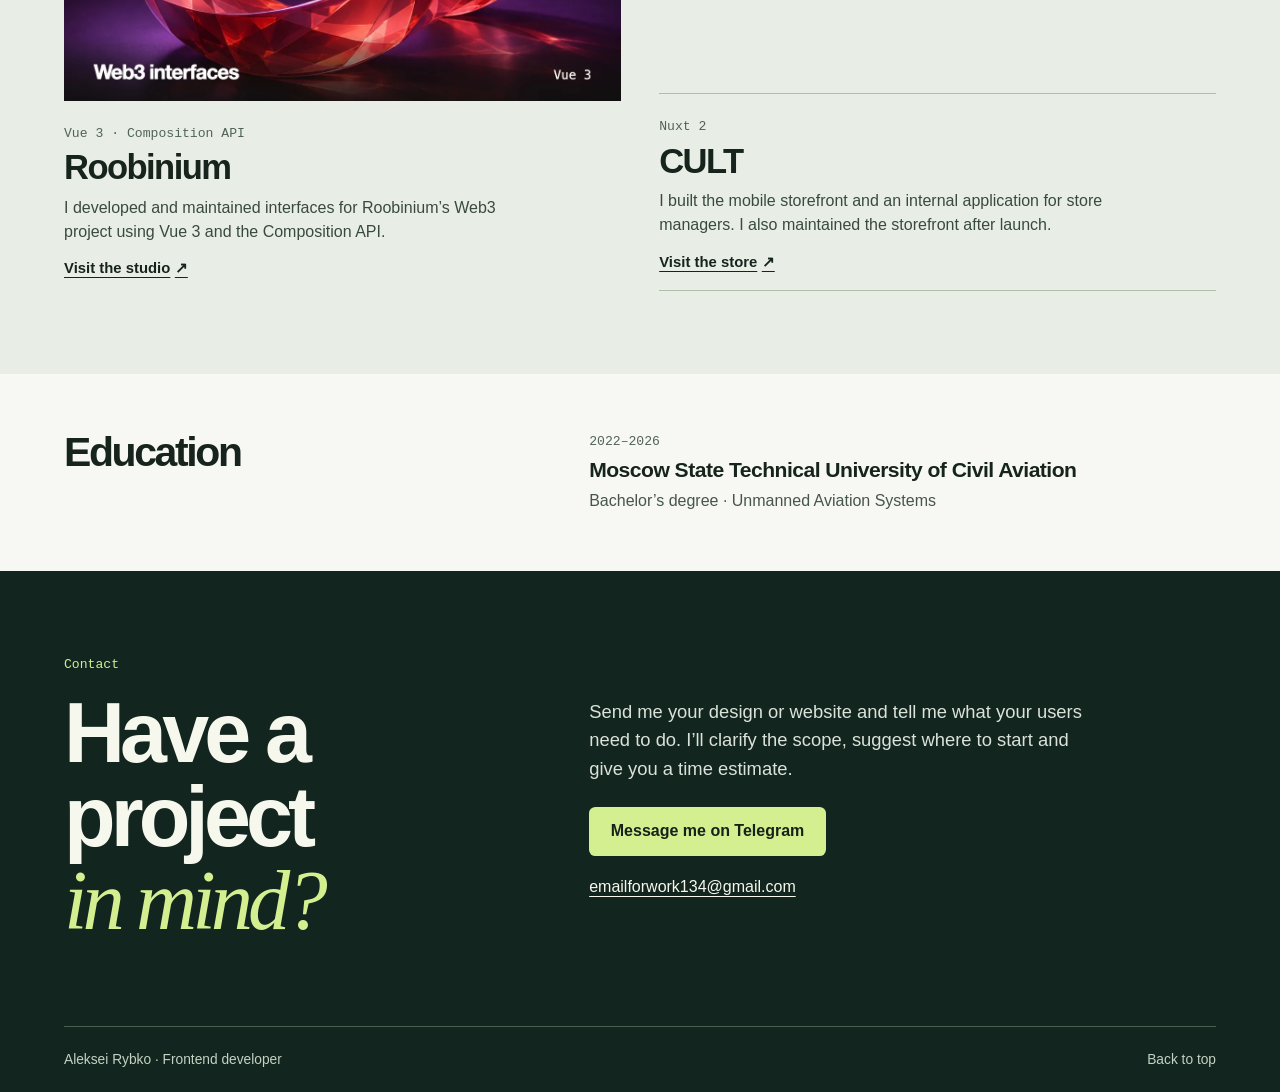
<file: en.html>
<!doctype html>
<html lang="en">
<head>
  <meta charset="utf-8">
  <meta name="viewport" content="width=device-width, initial-scale=1">
  <meta name="theme-color" content="#12251f">
  <meta name="description" content="Aleksei Rybko, frontend engineer. Mobile interfaces for Yandex Cloud, the Yango Pay wallet, seven online stores at Intaro and Web3 projects.">
  <meta property="og:title" content="Aleksei Rybko — Frontend Developer">
  <meta property="og:description" content="The Yandex Cloud mobile console, Yango Pay wallet, online storefronts and Web3 interfaces.">
  <meta property="og:type" content="website">
  <meta property="og:image" content="https://leharybkoha.github.io/aleksei-rybko.jpg">
  <link rel="alternate" hreflang="ru" href="index.html">
  <link rel="stylesheet" href="style.css?v=cae00b96e2">
  <title>Aleksei Rybko — Frontend Developer</title>
</head>
<body>
<a class="skip" href="#main">Skip to content</a>
<header class="top">
  <div class="wrap top-inner">
    <a class="identity" href="#main" aria-label="Aleksei Rybko, back to top"><span class="monogram" aria-hidden="true">AR</span><span>Aleksei Rybko</span></a>
    <nav aria-label="Main navigation"><a href="#work">Work</a><a href="#projects">Projects</a><a href="#contact">Contact</a><a class="language" lang="ru" hreflang="ru" href="index.html">RU</a></nav>
  </div>
</header>
<main id="main">
  <section class="hero" aria-labelledby="name">
    <div class="wrap hero-grid">
      <div class="intro">
        <p class="role"><span class="short-rule" aria-hidden="true"></span>Frontend developer</p>
        <h1 id="name">Aleksei<br><em>Rybko</em></h1>
        <p class="lede">I build customer portals, payment interfaces and online stores with React and Vue. I can launch a new storefront, integrate your API or speed up a slow mobile catalogue.</p>
        <div class="hero-actions"><a class="button primary" href="https://t.me/darkkkstranger">Discuss a project</a><a class="underlink" href="#work">View my work</a></div>
      </div>
      <figure class="portrait"><div class="portrait-frame"><img src="aleksei-rybko.jpg" width="640" height="640" alt="Aleksei Rybko" fetchpriority="high"></div><figcaption><span>Moscow</span><span>English · C1</span></figcaption></figure>
    </div>
  </section>
  <section class="work-section" id="work" aria-labelledby="work-title">
    <div class="wrap">
      <div class="section-head"><h2 id="work-title">Selected work</h2><p>Over five years in frontend development. I led work on the mobile Yandex Cloud console, developed frontend interfaces for the Yango Pay wallet, and helped launch online stores at Intaro.</p></div>
      <div class="cases">
        <article class="case case-cloud" aria-labelledby="cloud-title">
          <div class="case-poster">
            <div class="case-intro">
              <h3 id="cloud-title">Yandex Cloud<span>Mobile console</span></h3>
              <p>I led frontend development for the mobile console. In the main console, I built interfaces for managing cloud databases.</p>
              <p class="case-stack">React · TypeScript · Next.js</p>
            </div>
            <div class="database-art" role="img" aria-label="Database management interfaces for PostgreSQL, MySQL and MongoDB.">
              <span class="database-caption" aria-hidden="true">Managed Databases</span>
              <i class="database-slab slab-three" aria-hidden="true"></i>
              <i class="database-slab slab-two" aria-hidden="true"></i>
              <i class="database-slab slab-one" aria-hidden="true"></i>
              <span class="database-label label-one" aria-hidden="true">PostgreSQL</span>
              <span class="database-label label-two" aria-hidden="true">MySQL</span>
              <span class="database-label label-three" aria-hidden="true">MongoDB</span>
            </div>
          </div>
          <details>
            <summary>More about my work at Yandex Cloud</summary>
            <div class="case-notes">
              <p class="meta">Yandex · November 2023–March 2024</p>
              <p>I fixed rendering issues, tested component behaviour with Jest and wrote end-to-end tests for user workflows with Playwright.</p>
              <p class="stack">React · TypeScript · REST API · Jest · Playwright</p>
              <a class="text-link" href="https://yandex.cloud/">Yandex Cloud website</a>
            </div>
          </details>
        </article>
        <article class="case case-pay" aria-labelledby="pay-title">
          <div class="case-poster">
            <div class="case-intro">
              <h3 id="pay-title">Yango Pay<span>Digital wallet</span></h3>
              <p>I developed frontend interfaces for loans, payments and balance tracking. Our team launched the wallet in African markets.</p>
              <p class="case-stack">React · TypeScript · GraphQL</p>
            </div>
            <div class="wallet-art">
              <div class="wallet-metric"><strong>30,000<span>+</span></strong><span>wallet users</span></div>
              <ul class="wallet-markets" role="list"><li>African markets</li></ul>
            </div>
          </div>
          <details>
            <summary>More about my work on Yango Pay</summary>
            <div class="case-notes">
              <p class="meta">Yandex · March 2024–present</p>
              <p>I worked with product managers, backend engineers and QA to define user flows. I refactored more than 1,500 unit tests, cutting the time it took to run them in half.</p>
              <p class="stack">React · TypeScript · Next.js · GraphQL · Jest</p>
            </div>
          </details>
        </article>
        <article class="case case-intaro" aria-labelledby="intaro-title">
          <div class="case-poster">
            <div class="case-intro">
              <h3 id="intaro-title">Intaro<span>Brand storefronts</span></h3>
              <p>At Intaro, I helped launch and maintain seven Vue and Nuxt storefronts. I helped build IDOL’s store from scratch and worked on making the storefronts load faster.</p>
              <p class="case-stack">Vue · Nuxt · TypeScript</p>
            </div>
            <figure class="store-art">
              <div class="store-frames">
                <img class="store-desktop" src="idol-desktop.jpg" alt="IDOL’s new arrivals catalogue on desktop and mobile." width="1440" height="1000" loading="lazy" decoding="async">
                <img class="store-mobile" src="idol-mobile.jpg" alt="" width="390" height="844" loading="lazy" decoding="async">
              </div>
              <figcaption>IDOL · November 2026 catalogue</figcaption>
            </figure>
          </div>
          <details>
            <summary>More about my work at Intaro</summary>
            <div class="case-notes">
              <p class="meta">Intaro · July 2022–November 2023</p>
              <p>I worked on storefronts for Lacoste, Xiaomi, Street Beat, Samsung Galaxy Store, Ralf Ringer, IDOL and Beurer. I set up lazy loading, split JavaScript into smaller bundles and tracked content load times and layout shifts.</p>
              <p class="stack">Vue 2/3 · Nuxt · TypeScript · Pinia · SSR</p>
              <div class="case-links"><a class="text-link" href="https://idol.ru/catalog/new/">IDOL catalogue</a><a class="text-link" href="https://street-beat.ru/">Street Beat storefront</a></div>
            </div>
          </details>
        </article>
      </div>
    </div>
  </section>
  <section class="projects-section" id="projects" aria-labelledby="projects-title">
    <div class="wrap">
      <div class="section-head">
        <h2 id="projects-title">Online stores and Web3</h2>
        <p>My work ranges from building a storefront from scratch to developing Web3 interfaces and maintaining online stores after launch.</p>
      </div>
      <div class="project-gallery">
        <article class="project-card">
          <img class="project-cover" src="cover-idol-en.webp" width="900" height="600" alt="" loading="lazy" decoding="async">
          <div class="project-body">
            <p class="meta">Nuxt 3 · TypeScript · Composition API</p>
            <h3>IDOL</h3>
            <p>At Intaro, I helped build IDOL’s online store from the ground up for Melon Fashion Group.</p>
            <a class="project-link" href="https://idol.ru/" aria-label="Visit the store — IDOL">Visit the store<span aria-hidden="true"> ↗</span></a>
          </div>
        </article>
        <article class="project-card">
          <img class="project-cover" src="cover-street-beat-en.webp" width="900" height="600" alt="" loading="lazy" decoding="async">
          <div class="project-body">
            <p class="meta">Vue 2</p>
            <h3>Street Beat</h3>
            <p>I developed features for Street Beat’s sneakers and apparel storefront and continued maintaining it after launch.</p>
            <a class="project-link" href="https://street-beat.ru/" aria-label="Visit the store — Street Beat">Visit the store<span aria-hidden="true"> ↗</span></a>
          </div>
        </article>
        <article class="project-card">
          <img class="project-cover" src="cover-lacoste-en.webp" width="900" height="600" alt="" loading="lazy" decoding="async">
          <div class="project-body">
            <p class="meta">Nuxt 2</p>
            <h3>Lacoste</h3>
            <p>I worked on the Russian Lacoste store, developing and maintaining its Nuxt 2 storefront with the team.</p>
            <a class="project-link" href="https://lacoste.ru/" aria-label="Visit the store — Lacoste">Visit the store<span aria-hidden="true"> ↗</span></a>
          </div>
        </article>
        <article class="project-card">
          <img class="project-cover" src="cover-xiaomi-en.webp" width="900" height="600" alt="" loading="lazy" decoding="async">
          <div class="project-body">
            <p class="meta">Vue 2</p>
            <h3>Xiaomi — Rumikom</h3>
            <p>I helped develop and maintain Rumikom, a Russian online retailer of Xiaomi devices.</p>
            <a class="project-link" href="https://ru-mi.com/" aria-label="Visit the store — Xiaomi — Rumikom">Visit the store<span aria-hidden="true"> ↗</span></a>
          </div>
        </article>
        <article class="project-card">
          <img class="project-cover" src="cover-ralf-ringer-en.webp" width="900" height="600" alt="" loading="lazy" decoding="async">
          <div class="project-body">
            <p class="meta">Vue 2</p>
            <h3>RALF RINGER</h3>
            <p>At Intaro, I developed and maintained the frontend for RALF RINGER’s online footwear store.</p>
            <a class="project-link" href="https://ralf.ru/" aria-label="Visit the store — RALF RINGER">Visit the store<span aria-hidden="true"> ↗</span></a>
          </div>
        </article>
        <article class="project-card">
          <img class="project-cover" src="cover-undeads-en.webp" width="900" height="600" alt="" loading="lazy" decoding="async">
          <div class="project-body">
            <p class="meta">Vue 3 · Composition API</p>
            <h3>Undeads</h3>
            <p>I helped build the Web3 interfaces for the Undeads gaming project and maintained them over time.</p>
            <a class="project-link" href="https://undeads.com/" aria-label="Visit the project — Undeads">Visit the project<span aria-hidden="true"> ↗</span></a>
          </div>
        </article>
        <article class="project-card">
          <img class="project-cover" src="cover-roobinium-en.webp" width="900" height="600" alt="" loading="lazy" decoding="async">
          <div class="project-body">
            <p class="meta">Vue 3 · Composition API</p>
            <h3>Roobinium</h3>
            <p>I developed and maintained interfaces for Roobinium’s Web3 project using Vue 3 and the Composition API.</p>
            <a class="project-link" href="https://roobinium.ca/" aria-label="Visit the studio — Roobinium">Visit the studio<span aria-hidden="true"> ↗</span></a>
          </div>
        </article>
        <article class="project-card project-card-text">
          <div class="project-body">
            <p class="meta">Nuxt 2</p>
            <h3>CULT</h3>
            <p>I built the mobile storefront and an internal application for store managers. I also maintained the storefront after launch.</p>
            <a class="project-link" href="https://cult-brand.ru/" aria-label="Visit the store — CULT">Visit the store<span aria-hidden="true"> ↗</span></a>
          </div>
        </article>
      </div>
    </div>
  </section>
  <section id="education" class="education" aria-labelledby="education-title">
    <div class="wrap education-inner">
      <h2 id="education-title">Education</h2>
      <div class="degree">
        <p class="meta">2022–2026</p>
        <h3>Moscow State Technical University of Civil Aviation</h3>
        <p>Bachelor’s degree · Unmanned Aviation Systems</p>
      </div>
    </div>
  </section>
  <section class="contact-section" id="contact" aria-labelledby="contact-title">
    <div class="wrap contact-grid"><div><p class="eyebrow">Contact</p><h2 id="contact-title">Have a project<br><em>in mind?</em></h2></div>
      <div class="contact-copy"><p>Send me your design or website and tell me what your users need to do. I’ll clarify the scope, suggest where to start and give you a time estimate.</p><a class="button primary" href="https://t.me/darkkkstranger">Message me on Telegram</a><a class="contact-email" href="mailto:emailforwork134@gmail.com">emailforwork134@gmail.com</a></div></div>
  </section>
</main>
<footer><div class="wrap footer-inner"><span>Aleksei Rybko · Frontend developer</span><a href="#main">Back to top</a></div></footer>
</body>
</html>
</file>
<file: style.css>
:root {
  color-scheme: light;
  --forest: #12251f;
  --paper: #f7f8f3;
  --ink: #17241d;
  --muted: #46564a;
  --lime: #d3ef90;
  --border: #cbd2c8;
  --gutter: clamp(20px, 5vw, 72px);
  font-family: -apple-system, BlinkMacSystemFont, "Segoe UI", Arial, sans-serif;
  color: var(--ink);
  background: var(--paper);
}
* { box-sizing: border-box; }
html { scroll-behavior: smooth; scroll-padding-top: 20px; }
body { margin: 0; font-size: 1rem; line-height: 1.55; }
body, p, h1, h2, h3, figure { margin: 0; }
a { color: inherit; text-decoration-thickness: 1px; text-underline-offset: .24em; }
a:focus-visible, summary:focus-visible { outline: 3px solid #4980df; outline-offset: 4px; }
.wrap { width: min(100% - var(--gutter) * 2, 1184px); margin-inline: auto; }
.skip { position: absolute; z-index: 4; left: 1rem; top: -5rem; background: white; padding: 10px 20px; }
.skip:focus { top: 1rem; }
.top, .hero, .contact-section, footer { background: var(--forest); color: #f6f7ed; }
.top-inner, .top nav, .identity, .hero-actions, .footer-inner { display: flex; align-items: center; }
.top-inner { justify-content: space-between; min-height: 82px; border-bottom: 1px solid #476051; }
.top a, footer a { text-decoration: none; }
.identity { font-size: .99rem; font-weight: 640; gap: .75rem; }
.monogram { color: var(--forest); background: var(--lime); width: 35px; height: 35px; border-radius: 50%; display: grid; place-items: center; font-size: .94rem; font-weight: 800; letter-spacing: -.1em; padding-right: .11em; }
.top nav { gap: clamp(16px, 3vw, 40px); font-size: .94rem; }
.top nav a:not(.language):hover, footer a:hover { color: var(--lime); text-decoration: underline; }
.language { font-size: .82rem; font-weight: 650; border: 1px solid #607268; border-radius: .3rem; padding: .2em .6em; }
.language:hover { background: var(--lime); color: var(--forest); }
.hero-grid { display: grid; grid-template-columns: minmax(0, 1.17fr) minmax(0, .83fr); align-items: center; gap: clamp(38px, 6vw, 92px); padding-block: clamp(50px, 6.4vw, 96px) clamp(53px, 7vw, 104px); }
.role, .eyebrow, .meta, figcaption, .stack { font-family: ui-monospace, SFMono-Regular, Consolas, monospace; }
.role { display: flex; align-items: center; gap: .75rem; color: var(--lime); font-size: .92rem; }
.short-rule { width: 2rem; height: 2px; background: var(--lime); }
h1, h2, h3 { font-weight: 650; }
h1 { margin-block: 1.25rem 1.55rem; font-size: clamp(3.9rem, 8.3vw, 7.7rem); line-height: .87; letter-spacing: -.072em; }
h1 em, .contact-section h2 em { font-family: Georgia, "Times New Roman", serif; font-weight: 400; color: var(--lime); }
h1 em { font-size: 1.04em; letter-spacing: -.076em; }
.lede { color: #dbe2d9; max-width: 29rem; font-size: clamp(1.09rem, 1.45vw, 1.28rem); line-height: 1.5; }
.hero-actions { flex-wrap: wrap; gap: 1.35rem; margin-top: 1.9rem; }
.button { display: inline-flex; align-items: center; justify-content: center; min-height: 48px; padding: .75rem 1.35rem; font-weight: 650; border-radius: .4rem; text-decoration: none; }
.primary { background: var(--lime); color: #172119; }
.primary:hover, .primary:focus-visible { background: #e4ffa5; }
.underlink { font-size: .96rem; }
.portrait { width: 100%; max-width: 410px; justify-self: end; }
.portrait-frame { position: relative; }
.portrait-frame::after { content: ""; position: absolute; border-right: 2px solid var(--lime); border-bottom: 2px solid var(--lime); width: 2.15rem; height: 2.15rem; bottom: -.48rem; right: -.48rem; }
.portrait img { display: block; width: 100%; height: auto; aspect-ratio: 1; object-fit: cover; border-radius: .3rem; }
figcaption { display: flex; justify-content: space-between; color: #c3d2c2; margin-top: 1.1rem; font-size: .8rem; }
.work-section, .projects-section, .contact-section { padding-block: clamp(50px, 6.5vw, 94px); }
.education { padding-block: clamp(32px, 4.5vw, 64px); }
.education-inner { display: grid; grid-template-columns: minmax(0,.82fr) minmax(0,1.18fr); align-items: start; gap: clamp(24px, 7vw, 100px); }
.education h2 { font-size: clamp(1.9rem, 3.2vw, 2.85rem); }
.degree h3 { max-width: 35rem; margin-block: .35rem; font-size: clamp(1.1rem, 1.65vw, 1.45rem); line-height: 1.28; letter-spacing: -.025em; }
.degree > p:last-child { color: var(--muted); }
.section-head { display: flex; align-items: end; justify-content: space-between; gap: 2rem; margin-bottom: clamp(24px, 3.2vw, 44px); }
h2 { letter-spacing: -.058em; font-size: clamp(2.2rem, 4.4vw, 4rem); line-height: .99; text-wrap: balance; }
.section-head p { max-width: 23rem; color: var(--muted); line-height: 1.45; }
.cases { display: grid; gap: clamp(30px, 4vw, 56px); }
.case { --case-mono: ui-monospace, SFMono-Regular, Consolas, monospace; }
.case-poster { display: grid; grid-template-columns: minmax(0, 1.03fr) minmax(0, 1fr); min-height: clamp(320px, 31vw, 406px); }
.case-intro { display: flex; flex-direction: column; align-items: flex-start; justify-content: space-between; gap: 24px; padding: clamp(28px, 3.9vw, 56px); }
.case-intro h3 { margin: 0; font-size: clamp(3rem, 5.85vw, 5.47rem); line-height: .98; font-weight: 550; letter-spacing: -.075em; }
.case-intro h3 span { display: block; margin-top: .33em; font-size: .41em; line-height: 1.11; letter-spacing: -.045em; }
.case-intro p { max-width: 39ch; font-size: clamp(1rem, 1.35vw, 1.2rem); line-height: 1.46; }
.case-intro .case-stack, .database-caption, .wallet-markets, .store-art figcaption { font: 500 .77rem/1.5 var(--case-mono); }
.case-intro .case-stack { max-width: none; letter-spacing: .01em; }
.case-cloud .case-poster { background: #292ce3; color: white; }
.case-cloud .case-stack { color: #e4e6ff; }
.database-art { position: relative; overflow: hidden; isolation: isolate; min-height: 280px; border-left: 1px solid #aeb0ff70; background: radial-gradient(ellipse at 42% 52%, #757cf8 0%, #5659ed 25%, #3438db 55%, #2021b5 95%); }
.database-art::before { content: ""; position: absolute; inset: 0; background: radial-gradient(circle, #fff6 .85px, transparent 1px); background-size: 13px 13px; opacity: .34; }
.database-caption { position: absolute; top: 24px; left: 25px; padding-bottom: 5px; border-bottom: 1px solid #c6c7ff70; color: #eff3ff; }
.database-slab { position: absolute; left: 34%; top: var(--y); width: 32%; height: 26%; transform: translate(-50%, -50%) rotate(-22deg) skewX(30deg); border: 1px solid #e8ebff; background: linear-gradient(130deg, #d9e8ff, #b1ceff 35%, #949eff 55%, #a8b7ff 87%); box-shadow: -1px 5px 0 #656af0, -2px 6px 0 #d9e5ff; }
.slab-one { --y: 41%; z-index: 3; }
.slab-two { --y: 53%; z-index: 2; }
.slab-three { --y: 65%; z-index: 1; }
.database-label { position: absolute; z-index: 4; left: 64%; top: var(--y); color: white; font: 500 clamp(.7rem, 1.04vw, .93rem)/1 var(--case-mono); }
.database-label::before { content: ""; position: absolute; top: 50%; right: calc(100% + 9px); width: clamp(16px, 3vw, 49px); border-top: 1px solid #dbe5ff; }
.label-one { --y: 35%; }
.label-two { --y: 49%; }
.label-three { --y: 63%; }

.case-pay .case-poster { background: #d91429; color: #fffaf5; }
.case-pay .case-stack { color: #fff0e8; }
.wallet-art { position: relative; isolation: isolate; overflow: hidden; display: flex; flex-direction: column; justify-content: center; gap: clamp(24px, 4vw, 58px); padding: clamp(24px, 3.8vw, 52px); border-left: 1px solid #ff7b78; background: radial-gradient(ellipse at 85% 12%, #f33534, #d31324 50%, #af0e28); }
.wallet-art::before { content: ""; position: absolute; z-index: -1; inset: -15% -22% -15% 13%; background: repeating-radial-gradient(ellipse at 95% 16%, transparent 0 24px, #ffd1c46e 25px, transparent 26px 37px); mask-image: linear-gradient(95deg, transparent, #000 70%); transform: rotate(-12deg); }
.wallet-metric { display: grid; gap: 10px; }
.wallet-metric strong { display: block; font-size: clamp(3.55rem, 6.5vw, 6.1rem); font-weight: 560; line-height: .93; letter-spacing: -.075em; white-space: nowrap; }
.wallet-metric strong span { font-size: .55em; vertical-align: top; line-height: 1.2; margin-left: .03em; }
.wallet-metric > span { font-size: clamp(.95rem, 1.28vw, 1.1rem); }
.wallet-markets { list-style: none; display: flex; gap: .55rem 1.25rem; flex-wrap: wrap; padding: 13px 0 0; margin: 0; border-top: 1px solid #ffaaa399; }

.case-intaro .case-poster { background: #3a2932; color: #fff7ee; }
.case-intaro .case-stack { color: #efdbd0; }
.store-art { display: grid; grid-template-rows: 1fr auto; align-items: center; margin: 0; min-width: 0; padding: clamp(14px, 2.2vw, 32px); background: #ddcfc4; }
.store-frames { position: relative; aspect-ratio: 1.6; width: 100%; }
.store-frames img { position: absolute; display: block; height: auto; box-shadow: 0 5px 15px #38262727; }
.store-desktop { top: 4%; left: 0; width: 83%; border: 1px solid #ab9a92; }
.store-mobile { right: 0; bottom: 1%; width: 22%; border: 1px solid #60534f; }
.store-art figcaption { display: block; color: #473b36; margin: 9px 0 0; }

.case details { border-bottom: 1px solid var(--border); }
.case summary { list-style: none; display: flex; justify-content: space-between; align-items: center; min-height: 52px; gap: 1rem; padding: .8rem 2px; font-size: .96rem; font-weight: 600; cursor: pointer; }
.case summary::-webkit-details-marker { display: none; }
.case summary:hover { text-decoration: underline; text-underline-offset: .23em; }
.case summary::after { content: "+"; color: var(--muted); font: 1.4rem/1 var(--case-mono); }
.case details[open] summary::after { content: "−"; }
.case-notes { display: grid; justify-items: start; gap: 8px; padding: .2rem 0 1.4rem; }
.case-notes > p:not(.meta) { max-width: 74ch; }
.case-notes .stack { font-size: .84rem; color: var(--muted); }
.case-links { display: flex; flex-wrap: wrap; gap: .4rem 1.5rem; }
.case-notes .text-link { font-size: .94rem; }
@media (max-width: 760px) {
  .case-poster { grid-template-columns: 1fr; min-height: 0; }
  .case-intro { gap: 18px; padding: clamp(22px, 5.4vw, 34px); }
  .case-intro h3 { font-size: clamp(3.15rem, 9.6vw, 4rem); }
  .case-intro h3 span { font-size: .44em; }
  .database-art { min-height: 0; height: clamp(190px, 40vw, 260px); border-left: 0; border-top: 1px solid #aeb0ff70; }
  .database-caption { top: 12px; left: 17px; font-size: .69rem; }
  .database-slab { width: 26%; height: 28%; left: 38%; }
  .wallet-art { gap: 21px; padding: 30px clamp(22px, 5.4vw, 34px); border-left: 0; border-top: 1px solid #ff7b78; }
  .wallet-metric strong { font-size: clamp(3.5rem, 12vw, 4.5rem); }
  .wallet-markets { font-size: .69rem; }
  .store-art { padding: clamp(15px, 4vw, 22px); }
  .store-frames { max-width: 450px; margin-inline: auto; }
}

.meta, .eyebrow { color: #516356; font-size: .82rem; line-height: 1.45; }
h3 { font-size: clamp(1.35rem,1.9vw,1.7rem); line-height: 1.12; letter-spacing: -.045em; }
.text-link { font-weight: 600; }
.projects-section { background: #e8eee6; }
.project-gallery { display: grid; grid-template-columns: repeat(2, minmax(0, 1fr)); gap: clamp(36px, 5vw, 64px) clamp(20px, 3vw, 40px); }
.project-card { min-width: 0; }
.project-cover { display: block; width: 100%; aspect-ratio: 3 / 2; height: auto; object-fit: cover; background: #dce4d9; }
.project-body { padding: clamp(14px, 2vw, 23px) 0 0; }
.project-body h3 { margin: .35rem 0 .55rem; font-size: clamp(1.6rem, 2.7vw, 2.35rem); }
.project-body > p:not(.meta) { max-width: 51ch; line-height: 1.5; color: #394a3d; }
.project-link { display: inline-flex; gap: .3em; align-items: center; min-height: 44px; margin-top: .2rem; font-size: .93rem; font-weight: 600; }
.project-link:hover { text-decoration-thickness: 2px; }
.project-card-text { align-self: end; border-block: 1px solid #adbeaa; padding-bottom: .35rem; }
.contact-grid { display: grid; grid-template-columns: minmax(0,.82fr) minmax(0,1.18fr); gap: clamp(32px, 7vw,100px); }
.contact-section .eyebrow { margin-bottom: 1.15rem; }
.contact-grid { align-items: center; }
.contact-section .eyebrow { color: var(--lime); }
.contact-section h2 { font-size: clamp(3.1rem, 6.6vw, 6rem); }
.contact-copy { max-width: 31rem; }
.contact-copy > p { font-size: 1.15rem; color: #dbe2d9; margin-bottom: 1.5rem; }
.contact-email { display: block; width: fit-content; margin-top: 1.2rem; overflow-wrap: anywhere; }
.footer-inner { border-top: 1px solid #476051; min-height: 66px; justify-content: space-between; gap: 1rem; font-size: .86rem; color: #c3d2c2; }
@media(max-width: 900px) {
  .hero-grid { grid-template-columns: minmax(0,1.1fr) minmax(0,.9fr); gap: 32px; }
  .contact-grid { gap: 32px; }
}
@media(max-width: 690px) {
  .top-inner { min-height: 65px; }
  .top nav { gap: 14px; font-size: .87rem; }
  .identity > span:last-child { display: none; }
  .hero-grid { grid-template-columns: 1fr; gap: 34px; padding-block: 40px; }
  h1 { font-size: clamp(4.5rem,15vw,6.1rem); }
  .hero-actions { margin-top: 1.4rem; }
  .portrait { max-width: min(100%, 410px); justify-self: start; }
  .portrait img { aspect-ratio: 1.5; object-position: 50% 40%; }
  .portrait-frame::after { right: -.32rem; bottom: -.32rem; }
  .section-head { display: block; }
  .section-head p { margin-top: .9rem; }
  .project-gallery, .contact-grid, .education-inner { grid-template-columns: 1fr; }
}
@media(prefers-reduced-motion: reduce) { html { scroll-behavior: auto; } }
</file>
